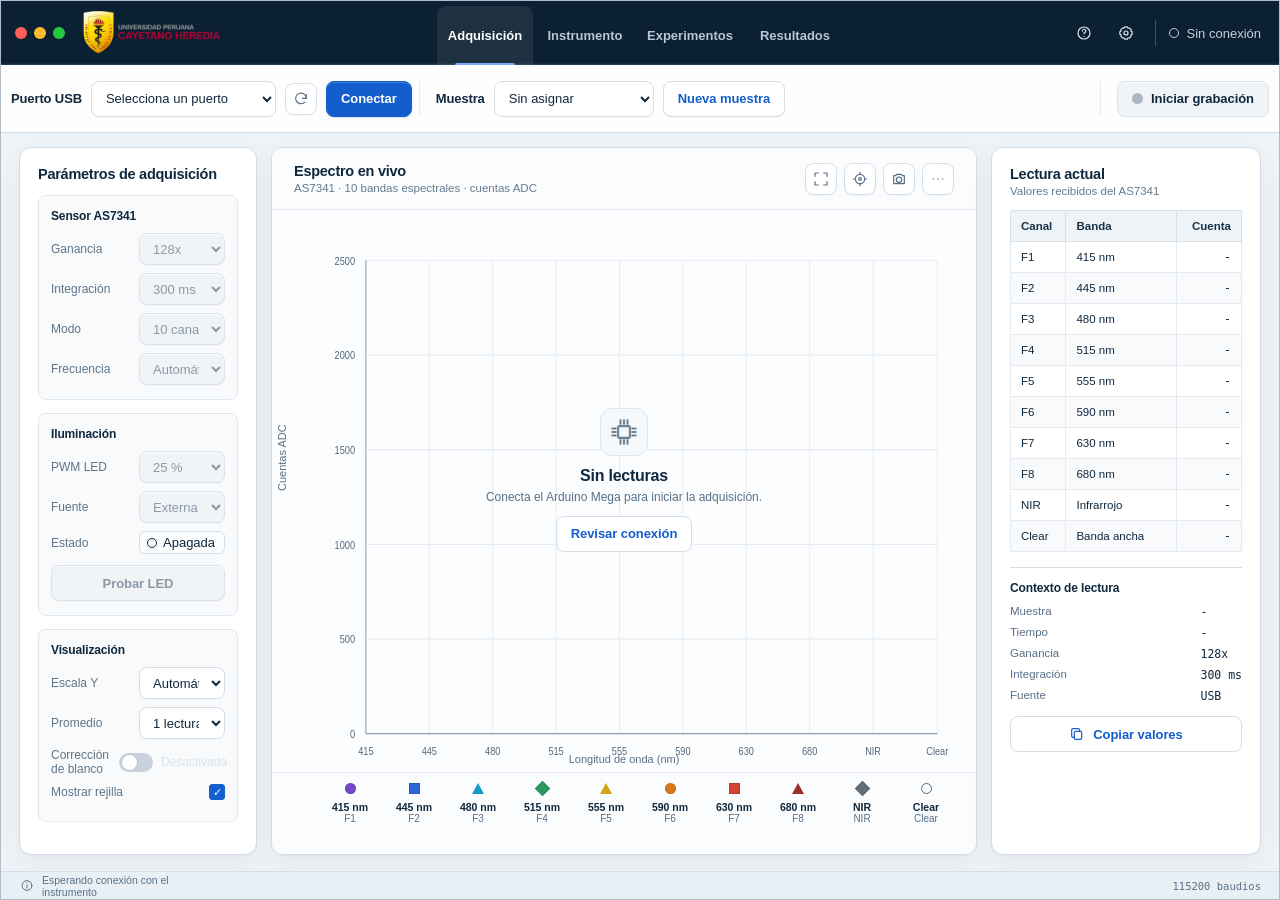
<file: Software/Arduino_Mega_AS7341_GUI/v2.0/design_prototype/index.html>
<!doctype html>
<html lang="es">
<head>
  <meta charset="utf-8">
  <meta name="viewport" content="width=device-width, initial-scale=1">
  <title>Spectral Lab · Prototipo de interfaz</title>
  <style>
    :root {
      color-scheme: light;
      --chrome: #102536;
      --chrome-2: #183246;
      --canvas: #f3f5f7;
      --surface: #ffffff;
      --surface-2: #f8fafc;
      --surface-3: #eef3f7;
      --ink: #142b40;
      --muted: #52677a;
      --faint: #718397;
      --border: #d5dee7;
      --divider: #e5eaf0;
      --blue: #1457c8;
      --blue-hover: #0f49aa;
      --blue-soft: #e8f0fc;
      --red: #d92d20;
      --amber: #a65f00;
      --green: #147d59;
      --focus: #6ea2ff;
      --card-radius: 11px;
      --control-radius: 7px;
      --card-shadow: 0 5px 18px rgba(16, 37, 54, .055);
      --mono: ui-monospace, SFMono-Regular, Menlo, Monaco, Consolas, monospace;
      --sans: -apple-system, BlinkMacSystemFont, "SF Pro Text", Inter, "Segoe UI", sans-serif;
    }

    * { box-sizing: border-box; }

    html, body {
      width: 100%;
      height: 100%;
      margin: 0;
      overflow: hidden;
      background: #dfe5eb;
      color: var(--ink);
      font-family: var(--sans);
      font-size: 13px;
      text-rendering: geometricPrecision;
    }

    button, input, select { font: inherit; }

    button, select, input {
      min-height: 32px;
      border: 1px solid var(--border);
      border-radius: var(--control-radius);
      background: var(--surface);
      color: var(--ink);
    }

    button { cursor: pointer; }

    button:focus-visible, select:focus-visible, input:focus-visible, [role="tab"]:focus-visible {
      outline: 2px solid var(--focus);
      outline-offset: 2px;
    }

    button:disabled, select:disabled, input:disabled {
      cursor: not-allowed;
      color: #8b99a7;
      background: #f1f4f7;
      border-color: #dbe2e9;
      opacity: 1;
    }

    .icon {
      width: 16px;
      height: 16px;
      flex: 0 0 16px;
      fill: none;
      stroke: currentColor;
      stroke-linecap: round;
      stroke-linejoin: round;
      stroke-width: 1.8;
    }

    .app {
      width: 100vw;
      height: 100vh;
      min-width: 1180px;
      min-height: 720px;
      display: grid;
      grid-template-rows: 64px 68px minmax(0, 1fr) 28px;
      overflow: hidden;
      background: var(--canvas);
      border: 1px solid #bec9d3;
    }

    .topbar {
      display: grid;
      grid-template-columns: minmax(350px, 1fr) auto minmax(250px, 1fr);
      align-items: stretch;
      background: var(--chrome);
      color: #fff;
      border-bottom: 1px solid #294256;
    }

    .brand {
      display: flex;
      align-items: center;
      min-width: 0;
      padding-left: 14px;
      gap: 16px;
    }

    .traffic { display: flex; gap: 7px; flex: 0 0 auto; }
    .traffic span { width: 12px; height: 12px; border-radius: 50%; display: block; }
    .traffic .close { background: #ff5f57; }
    .traffic .min { background: #febc2e; }
    .traffic .max { background: #28c840; }

    .brand-logo {
      width: 202px;
      height: 44px;
      object-fit: contain;
      object-position: left center;
      background: transparent;
      border-radius: 0;
      padding: 0;
    }

    .brand-name { min-width: 0; }
    .brand-name strong { display: block; font-size: 17px; font-weight: 650; letter-spacing: -0.015em; }
    .brand-name span { display: block; margin-top: 2px; color: #c8d5df; font-size: 11px; }

    .main-nav {
      display: flex;
      align-items: stretch;
      gap: 2px;
      height: 64px;
    }

    .nav-tab {
      position: relative;
      min-width: 112px;
      padding: 0 17px;
      border: 0;
      border-radius: 0;
      color: #c9d5df;
      background: transparent;
      font-size: 13px;
      font-weight: 520;
    }

    .nav-tab:hover { background: rgba(255,255,255,.055); color: #fff; }
    .nav-tab[aria-selected="true"] { color: #fff; font-weight: 650; }
    .nav-tab[aria-selected="true"]::after {
      content: "";
      position: absolute;
      left: 16px;
      right: 16px;
      bottom: 0;
      height: 3px;
      background: #72a5ff;
    }

    .top-actions {
      display: flex;
      align-items: center;
      justify-content: flex-end;
      gap: 10px;
      padding-right: 18px;
    }

    .icon-button {
      width: 32px;
      height: 32px;
      min-height: 32px;
      padding: 0;
      display: inline-grid;
      place-items: center;
      color: var(--muted);
      background: var(--surface);
    }

    .top-actions .icon-button { color: #d9e3eb; border-color: transparent; background: transparent; }
    .top-actions .icon-button:hover { background: rgba(255,255,255,.08); color: #fff; }

    .separator-v { width: 1px; height: 26px; background: rgba(255,255,255,.22); margin: 0 3px; }
    .separator-v.light { background: var(--border); }

    .status-inline {
      display: inline-flex;
      align-items: center;
      gap: 8px;
      white-space: nowrap;
      color: #d9e3eb;
    }

    .status-dot {
      width: 10px;
      height: 10px;
      border: 1.5px solid currentColor;
      border-radius: 50%;
      display: inline-block;
    }

    .connection-bar {
      display: grid;
      grid-template-columns: minmax(480px, auto) minmax(360px, 1fr) auto;
      align-items: center;
      gap: 12px;
      margin: 10px 18px 8px;
      padding: 8px 10px;
      background: rgba(255,255,255,.94);
      border: 1px solid var(--border);
      border-radius: var(--card-radius);
      box-shadow: var(--card-shadow);
      align-self: stretch;
      z-index: 2;
      position: relative;
      border-bottom: 1px solid var(--border);
      white-space: nowrap;
    }

    .connection-group { min-width: 0; display: flex; align-items: center; gap: 9px; }
    .connection-group + .connection-group { border-left: 1px solid var(--divider); padding-left: 12px; }
    .connection-record { justify-content: flex-end; }
    .connection-bar::before { content: ""; position: absolute; inset: -11px -19px -9px; background: var(--canvas); z-index: -1; border-bottom: 1px solid var(--border); }

    .field-label { color: var(--ink); font-weight: 600; }

    .compact-select, .compact-input {
      height: 36px;
      padding: 0 30px 0 10px;
      min-width: 180px;
    }

    .sample-select { width: 196px; }

    .button {
      height: 36px;
      padding: 0 14px;
      display: inline-flex;
      align-items: center;
      justify-content: center;
      gap: 8px;
      font-weight: 580;
      background: var(--surface);
      color: var(--blue);
    }

    .button:hover:not(:disabled) { border-color: #aebdca; background: #fafcff; }
    .button.primary { color: #fff; background: var(--blue); border-color: var(--blue); }
    .button.primary:hover:not(:disabled) { background: var(--blue-hover); border-color: var(--blue-hover); }
    .button.danger-quiet { color: var(--ink); }
    .record-dot { width: 11px; height: 11px; border-radius: 50%; background: var(--red); box-shadow: inset 0 0 0 1px rgba(0,0,0,.08); }
    .button.primary:disabled { color: #8b99a7; background: #eef1f5; border-color: #d7dee6; }
    .button:disabled .record-dot { background: #aeb8c2; box-shadow: none; }

    .connection-spacer { flex: 1; min-width: 12px; }
    .connection-state { color: var(--muted); }

    .workspace { min-height: 0; overflow: hidden; }
    .view { display: none; width: 100%; height: 100%; min-height: 0; }
    .view.active { display: grid; }

    .panel-title { font-size: 14px; font-weight: 670; letter-spacing: -0.01em; }
    .panel-subtitle { margin-top: 3px; color: var(--muted); font-size: 11.5px; }
    .section-title { font-size: 12px; font-weight: 700; color: var(--ink); }
    .muted { color: var(--muted); }
    .faint { color: var(--faint); }
    .mono { font-family: var(--mono); font-variant-numeric: tabular-nums; }

    /* Acquisition */
    .acquisition-view { grid-template-columns: 242px minmax(520px, 1fr) 302px; gap: 14px; padding: 14px 18px 16px; background: var(--canvas); }
    .parameter-panel, .analysis-panel, .inspector-panel { min-width: 0; background: var(--surface); border: 1px solid var(--border); border-radius: var(--card-radius); box-shadow: var(--card-shadow); overflow: hidden; }
    .parameter-panel, .inspector-panel { padding: 18px 18px 14px; }

    .control-group { margin-top: 13px; padding: 13px 12px 14px; border: 1px solid var(--divider); border-radius: 8px; background: var(--surface-2); }
    .control-group:last-child { border-bottom: 1px solid var(--divider); }
    .control-group .section-title { margin-bottom: 10px; }
    .form-row { display: grid; grid-template-columns: 80px minmax(0, 1fr); align-items: center; gap: 8px; margin-bottom: 8px; }
    .form-row:last-child { margin-bottom: 0; }
    .form-row label { color: var(--muted); font-size: 12px; }
    .form-row select, .form-row input { width: 100%; max-width: 100%; min-width: 0; height: 30px; padding: 0 9px; }
    .form-row .button { width: 100%; grid-column: 1 / -1; margin-top: 3px; }

    .switch-row, .check-row { display: flex; align-items: center; justify-content: space-between; gap: 10px; min-height: 30px; color: var(--muted); font-size: 12px; }
    .switch {
      width: 34px; height: 19px; padding: 2px; border-radius: 10px;
      background: #c9d2dc; display: inline-flex; align-items: center;
    }
    .switch::after { content: ""; width: 15px; height: 15px; border-radius: 50%; background: #fff; border: 1px solid #b8c2cc; }
    .check { width: 16px; height: 16px; border: 1px solid var(--blue); border-radius: 3px; color: #fff; background: var(--blue); display: inline-grid; place-items: center; font-size: 11px; }

    .analysis-panel { min-width: 0; display: grid; grid-template-rows: 62px minmax(0, 1fr) 82px; }
    .analysis-heading { display: flex; align-items: center; justify-content: space-between; padding: 0 22px; border-bottom: 1px solid var(--divider); }
    .tool-row { display: flex; gap: 7px; }
    .tool-row .icon-button { border-color: var(--border); }

    .plot-shell { position: relative; min-height: 0; padding: 18px 22px 6px 48px; }
    .plot-svg { width: 100%; height: 100%; display: block; }
    .axis-label-y { position: absolute; left: 10px; top: 50%; transform: rotate(-90deg) translateY(-50%); transform-origin: left top; color: var(--muted); font-size: 11px; }
    .axis-label-x { position: absolute; bottom: 7px; left: 50%; transform: translateX(-50%); color: var(--muted); font-size: 11px; }
    .empty-state { position: absolute; left: 50%; top: 48%; transform: translate(-50%, -50%); width: 340px; text-align: center; }
    .empty-state .sensor { width: 42px; height: 42px; color: #7f90a2; margin-bottom: 8px; }
    .empty-state strong { display: block; font-size: 16px; letter-spacing: -0.015em; }
    .empty-state p { margin: 5px 0 12px; color: var(--muted); font-size: 12px; }

    .spectrum-key { display: grid; grid-template-columns: repeat(10, minmax(42px, 1fr)); gap: 4px; padding: 10px 20px 12px 48px; border-top: 1px solid var(--divider); background: var(--surface); }
    .spectrum-item { min-width: 0; text-align: center; font-size: 10px; color: var(--muted); }
    .spectrum-item strong { display: block; margin-top: 5px; color: var(--ink); font-size: 10.5px; font-weight: 650; }
    .mark { width: 11px; height: 11px; display: inline-block; background: var(--mark); border: 1px solid rgba(0,0,0,.12); }
    .mark.circle { border-radius: 50%; }
    .mark.diamond { transform: rotate(45deg); }
    .mark.triangle { width: 0; height: 0; border-left: 6px solid transparent; border-right: 6px solid transparent; border-bottom: 11px solid var(--mark); border-top: 0; background: none; }
    .mark.ring { border-radius: 50%; background: transparent; border: 1.5px solid var(--mark); }

    .table { width: 100%; border-collapse: collapse; table-layout: fixed; font-size: 11.5px; background: var(--surface); }
    .table th { height: 31px; text-align: left; padding: 0 10px; color: var(--ink); background: #edf2f6; border: 1px solid var(--border); font-weight: 680; }
    .table td { height: 31px; padding: 0 10px; border: 1px solid var(--divider); white-space: nowrap; overflow: hidden; text-overflow: ellipsis; }
    .table tbody tr:nth-child(even) { background: #f9fbfc; }
    .table .numeric { text-align: right; font-family: var(--mono); font-variant-numeric: tabular-nums; }

    .inspector-panel .panel-subtitle { margin-bottom: 13px; }
    .context-block { margin-top: 15px; padding-top: 13px; border-top: 1px solid var(--border); }
    .context-grid { display: grid; grid-template-columns: 1fr auto; gap: 7px 12px; margin: 10px 0 13px; font-size: 11.5px; }
    .context-grid span:nth-child(odd) { color: var(--muted); }
    .context-grid span:nth-child(even) { font-family: var(--mono); }
    .full-width { width: 100%; }

    /* Instrument */
    .instrument-view { grid-template-rows: 58px minmax(0, 1fr) 126px; gap: 12px; padding: 0 18px 16px; background: var(--canvas); }
    .notice-bar { margin: 10px 0 0; padding: 0 14px; display: flex; align-items: center; gap: 9px; border: 1px solid #cdd9e4; border-radius: 9px; background: #f8fbfe; color: var(--muted); box-shadow: 0 2px 8px rgba(16,37,54,.035); }
    .notice-bar strong { color: var(--ink); font-weight: 650; }
    .instrument-main { min-height: 0; display: grid; grid-template-columns: minmax(470px, 1.4fr) minmax(300px, .82fr) 310px; gap: 14px; margin: 0; border: 0; background: transparent; }
    .instrument-pane { min-width: 0; padding: 18px; border: 1px solid var(--border); border-radius: var(--card-radius); background: var(--surface); box-shadow: var(--card-shadow); overflow: hidden; }
    .instrument-pane .table { margin-top: 13px; }

    .lcd-wrap { display: grid; grid-template-rows: auto minmax(0, 1fr) auto; height: 100%; }
    .lcd {
      align-self: stretch; margin-top: 14px; padding: 24px;
      background: #dce6bd; border: 1px solid #a8b58c; border-radius: 5px;
      color: #17200e; font: 17px/1.35 var(--mono);
      white-space: pre-line;
    }
    .lcd-foot { display: flex; align-items: center; justify-content: space-between; gap: 10px; padding-top: 12px; color: var(--muted); font-size: 11.5px; }
    .toggle-line { display: flex; align-items: center; gap: 8px; }

    .device-list { margin: 12px 0 0; padding: 0; list-style: none; }
    .device-list li { display: grid; grid-template-columns: 1fr auto; gap: 12px; align-items: center; min-height: 40px; border-bottom: 1px solid var(--divider); }
    .device-list li:last-child { border-bottom: 0; }
    .device-list span { color: var(--muted); }
    .device-list strong { font-family: var(--mono); font-size: 11.5px; font-weight: 560; }
    .state-pill { min-width: 0; display: inline-flex; align-items: center; gap: 6px; padding: 3px 7px; border: 1px solid var(--border); border-radius: 4px; background: var(--surface); overflow: hidden; text-overflow: ellipsis; white-space: nowrap; }

    .instrument-summary { margin: 0; display: grid; grid-template-columns: repeat(4, 1fr); border: 1px solid var(--border); border-radius: var(--card-radius); background: var(--surface); box-shadow: var(--card-shadow); overflow: hidden; }
    .summary-cell { padding: 12px 14px; border-right: 1px solid var(--divider); }
    .summary-cell:nth-child(4n) { border-right: 0; }
    .summary-cell:nth-child(-n+4) { border-bottom: 1px solid var(--divider); }
    .summary-cell span { display: block; color: var(--muted); font-size: 10.5px; }
    .summary-cell strong { display: block; margin-top: 4px; font: 600 12px var(--mono); }

    /* Experiments */
    .experiments-view { grid-template-rows: 144px minmax(0, 1fr); background: var(--canvas); }
    .experiment-context { display: grid; grid-template-columns: minmax(210px, .8fr) minmax(340px, 1.5fr) 160px 160px; gap: 10px 14px; margin: 12px 18px 0; padding: 12px 14px; background: var(--surface); border: 1px solid var(--border); border-radius: var(--card-radius); box-shadow: var(--card-shadow); }
    .labeled-field label { display: block; margin-bottom: 4px; color: var(--muted); font-size: 10.5px; font-weight: 600; }
    .labeled-field input, .labeled-field select { width: 100%; height: 31px; padding: 0 9px; }
    .span-2 { grid-column: span 2; }

    .experiment-body { min-height: 0; display: grid; grid-template-columns: 212px minmax(560px, 1fr) 290px; gap: 14px; margin: 14px 18px 16px; border: 0; background: transparent; }
    .subnav { padding: 12px 0; background: var(--surface); border: 1px solid var(--border); border-radius: var(--card-radius); box-shadow: var(--card-shadow); overflow: hidden; }
    .subnav-label { padding: 0 14px 9px; color: var(--faint); font-size: 10px; font-weight: 700; letter-spacing: .04em; text-transform: uppercase; }
    .subtab {
      width: calc(100% - 12px); min-height: 42px; margin: 0 6px 4px; padding: 0 12px;
      display: flex; align-items: center; gap: 10px;
      border: 0; border-left: 3px solid transparent; border-radius: 7px;
      background: transparent; color: var(--muted); text-align: left;
    }
    .subtab:hover { background: #f0f4f8; color: var(--ink); }
    .subtab[aria-selected="true"] { color: var(--blue); background: var(--blue-soft); border-left-color: var(--blue); font-weight: 650; }

    .experiment-stage { min-width: 0; min-height: 0; padding: 18px 20px; overflow: auto; border: 1px solid var(--border); border-radius: var(--card-radius); background: var(--surface); box-shadow: var(--card-shadow); }
    .experiment-page { display: none; }
    .experiment-page.active { display: block; }
    .stage-header { display: flex; align-items: flex-start; justify-content: space-between; gap: 16px; padding-bottom: 14px; border-bottom: 1px solid var(--divider); }
    .stage-header h2 { margin: 0; font-size: 17px; letter-spacing: -0.02em; }
    .stage-header p { margin: 5px 0 0; max-width: 710px; color: var(--muted); font-size: 11.5px; line-height: 1.45; }
    .mode-badge { flex: 0 0 auto; display: inline-flex; align-items: center; gap: 6px; padding: 5px 8px; border: 1px solid var(--border); border-radius: 4px; color: var(--muted); background: var(--surface-2); font-size: 10.5px; }

    .workflow-steps { display: grid; grid-template-columns: repeat(4, 1fr); gap: 8px; margin-top: 14px; }
    .workflow-step { position: relative; padding: 8px 10px 8px 34px; border: 1px solid var(--divider); border-radius: 8px; background: var(--surface-2); color: var(--muted); font-size: 10.5px; font-weight: 600; }
    .workflow-step::before { content: attr(data-step); position: absolute; left: 9px; top: 6px; width: 19px; height: 19px; display: grid; place-items: center; border-radius: 50%; background: #dfe7ef; color: var(--ink); font: 650 10px var(--mono); }
    .workflow-step.current { color: var(--blue); border-color: #b8cef1; background: var(--blue-soft); }
    .workflow-step.current::before { color: #fff; background: var(--blue); }
    .capture-grid { display: grid; grid-template-columns: 1fr 1fr; gap: 14px; margin-top: 14px; }
    .capture-block { border: 1px solid var(--border); border-radius: 9px; background: var(--surface-2); overflow: hidden; }
    .capture-head { display: flex; align-items: center; justify-content: space-between; padding: 10px 12px; border-bottom: 1px solid var(--divider); }
    .capture-head strong { font-size: 12px; }
    .capture-body { padding: 12px; }
    .inline-form { display: grid; grid-template-columns: 1fr auto; gap: 8px; }
    .inline-form select { width: 100%; padding: 0 9px; }
    .capture-status { margin: 10px 0 0; color: var(--muted); font: 11px var(--mono); }
    .blank-settings { margin-top: 14px; padding-top: 14px; border-top: 1px solid var(--divider); }
    .blank-row { display: grid; grid-template-columns: auto 1fr auto 1fr; align-items: center; gap: 8px; margin: 10px 0 14px; }
    .blank-row label { color: var(--muted); font-size: 11px; }
    .blank-row select { min-width: 0; width: 100%; padding: 0 9px; }

    .session-panel { padding: 16px; background: var(--surface); border: 1px solid var(--border); border-radius: var(--card-radius); box-shadow: var(--card-shadow); overflow: auto; }
    .session-panel .panel-subtitle { margin-bottom: 13px; }
    .session-status { padding: 11px; border: 1px solid #ccd8e4; border-radius: 8px; background: var(--surface-2); color: var(--muted); font-size: 11.5px; line-height: 1.4; }
    .result-strip { margin-top: 12px; padding: 10px; border-left: 3px solid var(--blue); background: var(--blue-soft); font-size: 11.5px; }
    .action-stack { display: grid; gap: 8px; margin-top: 14px; }
    .mini-history { margin-top: 16px; }
    .mini-history .table { margin-top: 8px; }

    .calibration-layout { display: grid; grid-template-columns: 260px minmax(320px, 1fr); gap: 16px; margin-top: 16px; }
    .form-stack { display: grid; gap: 10px; }
    .form-stack .labeled-field label { font-size: 10.5px; }
    .calibration-plot { min-height: 280px; border: 1px solid var(--border); background: var(--surface); padding: 12px; }
    .calibration-plot svg { width: 100%; height: 100%; }

    /* Results */
    .results-view { grid-template-rows: 78px minmax(0, 1fr); background: var(--canvas); }
    .results-toolbar { display: flex; align-items: center; gap: 10px; margin: 12px 18px 0; padding: 0 14px; background: var(--surface); border: 1px solid var(--border); border-radius: var(--card-radius); box-shadow: var(--card-shadow); }
    .results-title { margin-right: 12px; }
    .results-title strong { display: block; font-size: 15px; }
    .results-title span { display: block; color: var(--muted); font-size: 10.5px; margin-top: 2px; }
    .results-toolbar select { flex: 1; max-width: 430px; padding: 0 9px; }
    .criteria { display: inline-flex; align-items: center; gap: 7px; margin-left: auto; color: var(--muted); font-size: 11px; }
    .criteria input { width: 90px; padding: 0 8px; }

    .results-body { min-height: 0; display: grid; grid-template-columns: 280px minmax(560px, 1fr) 310px; gap: 14px; margin: 14px 18px 16px; border: 0; background: transparent; }
    .results-summary, .results-detail, .interpretation-panel { border: 1px solid var(--border); border-radius: var(--card-radius); background: var(--surface); box-shadow: var(--card-shadow); overflow: hidden; }
    .results-summary { padding: 16px; }
    .empty-evidence { margin-top: 13px; padding: 16px 14px; border: 1px dashed #bdcbd8; border-radius: 8px; background: var(--surface-2); color: var(--muted); line-height: 1.45; text-align: center; }
    .empty-evidence .icon { display: block; width: 24px; height: 24px; margin: 0 auto 8px; color: #788da2; }
    .quality-list { margin: 15px 0 0; padding: 0; list-style: none; }
    .quality-list li { display: flex; align-items: flex-start; gap: 8px; padding: 9px 0; border-bottom: 1px solid var(--divider); color: var(--muted); font-size: 11.5px; line-height: 1.35; }
    .quality-list .icon { color: var(--amber); margin-top: 1px; }

    .results-detail { min-width: 0; min-height: 0; display: grid; grid-template-rows: 42px minmax(0, 1fr); }
    .detail-tabs { display: flex; align-items: stretch; border-bottom: 1px solid var(--border); background: var(--surface-2); }
    .detail-tab { border: 0; border-radius: 0; padding: 0 16px; color: var(--muted); background: transparent; border-bottom: 2px solid transparent; }
    .detail-tab[aria-selected="true"] { color: var(--blue); background: var(--surface); border-bottom-color: var(--blue); font-weight: 650; }
    .detail-page { display: none; min-height: 0; padding: 16px; overflow: auto; }
    .detail-page.active { display: block; }
    .detail-page .table { margin-top: 10px; }
    .detail-note { color: var(--muted); font-size: 11.5px; line-height: 1.45; }
    .replica-heading { display: flex; align-items: center; justify-content: space-between; margin-top: 16px; padding-top: 14px; border-top: 1px solid var(--divider); }

    .interpretation-panel { padding: 16px; }
    .metric-line { position: relative; margin-top: 10px; padding: 11px 12px 11px 38px; border: 1px solid var(--divider); border-radius: 8px; background: var(--surface-2); }
    .metric-line::before { content: "○"; position: absolute; left: 13px; top: 50%; transform: translateY(-50%); color: var(--blue); font: 700 18px var(--sans); }
    .metric-line span { display: block; color: var(--muted); font-size: 10.5px; }
    .metric-line strong { display: block; margin-top: 5px; font-size: 13px; font-weight: 650; }
    .reference-card { margin-top: 14px; padding-top: 14px; border-top: 1px solid var(--border); }
    .reference-card p { color: var(--muted); font-size: 11px; line-height: 1.45; }

    .method-list { margin: 12px 0 0; padding-left: 19px; color: var(--muted); line-height: 1.55; }
    .method-list li { margin-bottom: 8px; }

    .statusbar { display: flex; align-items: center; justify-content: space-between; padding: 0 18px; background: #eef3f7; border-top: 1px solid var(--border); color: var(--muted); font-size: 10.5px; }
    .statusbar span { display: inline-flex; align-items: center; gap: 7px; }
    .statusbar .icon { width: 13px; height: 13px; }

    /* Modern product finish: restrained depth, clearer hierarchy, stable geometry. */
    :root {
      --chrome: #0b2032;
      --chrome-2: #122b40;
      --canvas: #eef3f7;
      --surface-2: #f6f8fb;
      --surface-3: #eaf0f5;
      --ink: #10283d;
      --muted: #587087;
      --faint: #71869a;
      --border: #d4dee8;
      --divider: #e6ecf2;
      --blue: #145dcc;
      --blue-hover: #0d4eae;
      --blue-soft: #eaf2ff;
      --focus: #4f86e8;
      --card-radius: 12px;
      --control-radius: 8px;
      --card-shadow: 0 1px 2px rgba(10, 32, 50, .035), 0 10px 28px rgba(10, 32, 50, .045);
    }

    html, body {
      background: #cfd7df;
      -webkit-font-smoothing: antialiased;
      text-rendering: optimizeLegibility;
    }

    ::selection { color: var(--ink); background: #cfe0ff; }

    .app { border-color: #afbcc8; }

    .topbar {
      border-bottom-color: #233d51;
      box-shadow: inset 0 -1px 0 rgba(255,255,255,.035);
    }

    .brand { gap: 14px; }
    .brand-name strong { font-weight: 680; letter-spacing: -.025em; }
    .brand-name span { color: #aebfcd; letter-spacing: .015em; }

    .main-nav { gap: 4px; padding-top: 5px; }
    .nav-tab {
      min-height: 59px;
      border-radius: 9px 9px 0 0;
      color: #b8c7d3;
      font-weight: 560;
      box-shadow: none;
      transition: color 120ms ease, background-color 120ms ease;
    }
    .nav-tab:hover { background: rgba(255,255,255,.05); }
    .nav-tab[aria-selected="true"] { background: rgba(255,255,255,.075); }
    .nav-tab[aria-selected="true"]::after { left: 18px; right: 18px; height: 2px; border-radius: 2px 2px 0 0; background: #78a9ff; }

    .top-actions .icon-button { border-radius: 8px; box-shadow: none; }
    .top-actions .status-inline { color: #c3d0db; }

    .connection-bar {
      margin: 0;
      padding: 0 18px;
      border: 0;
      border-bottom: 1px solid var(--border);
      border-radius: 0;
      background: rgba(255,255,255,.96);
      box-shadow: 0 1px 0 rgba(10,32,50,.02);
    }
    .connection-bar::before { display: none; }
    .connection-group + .connection-group { padding-left: 16px; }
    .field-label { font-weight: 650; letter-spacing: -.01em; }

    button, select, input {
      box-shadow: inset 0 1px 0 rgba(255,255,255,.75), 0 1px 1px rgba(10,32,50,.025);
      transition: border-color 120ms ease, background-color 120ms ease, color 120ms ease, box-shadow 120ms ease, transform 100ms ease-out;
    }
    button:focus-visible, select:focus-visible, input:focus-visible, [role="tab"]:focus-visible {
      outline: 0;
      box-shadow: 0 0 0 3px rgba(79,134,232,.25), inset 0 0 0 1px var(--focus);
    }
    .button { letter-spacing: -.005em; }
    .button.primary { box-shadow: inset 0 1px 0 rgba(255,255,255,.2), 0 1px 2px rgba(20,93,204,.18); }
    .button:active:not(:disabled), .icon-button:active:not(:disabled), .subtab:active:not(:disabled) { transform: scale(.98); }
    .icon-button { border-color: #d7e0e8; }

    .panel-title { font-size: 14.5px; font-weight: 700; letter-spacing: -.018em; }
    .panel-subtitle { color: #647b90; }
    .section-title { font-weight: 720; letter-spacing: -.012em; }

    .parameter-panel, .analysis-panel, .inspector-panel,
    .instrument-pane, .instrument-summary, .experiment-context,
    .subnav, .experiment-stage, .session-panel, .results-toolbar,
    .results-summary, .results-detail, .interpretation-panel {
      border-color: #d1dce6;
    }

    .control-group {
      border-color: #e0e7ee;
      background: #f8fafc;
      box-shadow: inset 0 1px 0 rgba(255,255,255,.9);
    }
    .form-row label, .switch-row, .check-row { color: #5f7589; }

    .analysis-heading {
      background: #fbfcfd;
      box-shadow: inset 0 -1px 0 rgba(10,32,50,.015);
    }
    .plot-shell { background: #fcfdfe; }
    .empty-state .sensor {
      width: 48px;
      height: 48px;
      padding: 9px;
      border: 1px solid #dce5ed;
      border-radius: 12px;
      color: #6d8295;
      background: #f5f8fb;
    }
    .empty-state strong { font-weight: 720; }
    .spectrum-key { background: #fbfcfd; }

    .table th { background: #edf3f7; border-color: #d8e2ea; color: #193248; }
    .table td { border-color: #e4eaf0; }
    .table tbody tr:nth-child(even) { background: #f8fafc; }
    .table tbody tr:hover { background: #f0f5fb; }

    .notice-bar { border-color: #cddded; background: #f7fbff; }
    .lcd { box-shadow: inset 0 0 0 1px rgba(255,255,255,.3), inset 0 8px 18px rgba(76,91,43,.045); }
    .state-pill { border-radius: 6px; background: #fbfcfd; }

    .subtab { border-left: 0; border-radius: 8px; box-shadow: none; transition: color 120ms ease, background-color 120ms ease, transform 100ms ease-out; }
    .subtab[aria-selected="true"] { border-left-color: transparent; box-shadow: inset 3px 0 0 var(--blue); }
    .mode-badge { border-radius: 7px; background: #f7f9fb; }
    .workflow-step { border-radius: 8px; background: #f7f9fb; }
    .capture-block { background: #f9fbfc; }
    .session-status { background: #f7f9fb; }

    .results-detail { grid-template-rows: 44px minmax(0, 1fr); }
    .detail-tabs { background: #f7f9fb; }
    .detail-tab { font-weight: 560; box-shadow: none; }
    .detail-tab[aria-selected="true"] { box-shadow: inset 0 -1px 0 var(--blue); }
    .empty-evidence { border-color: #c6d3df; background: #f8fafc; }
    .metric-line { background: #f8fafc; }
    .statusbar { background: #e9f0f5; border-top-color: #d4dee8; }

    @media (hover: hover) and (pointer: fine) {
      .button:hover:not(:disabled), .icon-button:hover:not(:disabled) { border-color: #b9c8d6; box-shadow: 0 2px 8px rgba(10,32,50,.07); }
      .button.primary:hover:not(:disabled) { box-shadow: inset 0 1px 0 rgba(255,255,255,.2), 0 3px 10px rgba(20,93,204,.22); }
      .subtab:hover { background: #edf3f8; }
    }

    @media (prefers-reduced-motion: reduce) {
      button, select, input, .nav-tab, .subtab { transition: none; }
      .button:active:not(:disabled), .icon-button:active:not(:disabled), .subtab:active:not(:disabled) { transform: none; }
    }

    @media (max-width: 1500px) {
      .connection-bar { grid-template-columns: minmax(440px, auto) minmax(320px, 1fr) auto; }
      .connection-state { font-size: 11.5px; }
      .acquisition-view { grid-template-columns: 230px minmax(480px, 1fr) 286px; }
      .instrument-main { grid-template-columns: minmax(430px, 1.35fr) minmax(280px, .85fr) 290px; }
      .experiment-body { grid-template-columns: 198px minmax(520px, 1fr) 270px; }
      .results-body { grid-template-columns: 260px minmax(520px, 1fr) 290px; }
    }

    @media (max-width: 1320px) {
      .brand-logo { width: 166px; }
      .brand-name { display: none; }
      .topbar { grid-template-columns: minmax(250px, 1fr) auto minmax(190px, 1fr); }
      .nav-tab { min-width: 96px; padding: 0 10px; }
      .connection-bar { grid-template-columns: minmax(350px, auto) minmax(260px, 1fr) auto; padding: 8px 10px; gap: 7px; }
      .connection-group .connection-state { display: none; }
      .compact-select { min-width: 140px; }
      .sample-select { width: 160px; }
      .acquisition-view { grid-template-columns: 238px minmax(462px, 1fr) 270px; }
      .instrument-main { grid-template-columns: minmax(420px, 1.3fr) minmax(280px, .9fr) 270px; }
      .experiment-body { grid-template-columns: 190px minmax(520px, 1fr) 260px; }
      .results-body { grid-template-columns: 250px minmax(520px, 1fr) 280px; }
    }

    @media (max-height: 850px) {
      .parameter-panel, .inspector-panel { overflow-y: auto; }

      .instrument-pane { padding: 12px; }
      .instrument-pane .table { margin-top: 8px; }
      .instrument-pane .table th,
      .instrument-pane .table td { height: 24px; }
      .device-list { margin-top: 8px; }
      .device-list li { min-height: 31px; }
      .instrument-pane > .button { margin-top: 8px !important; }
      .summary-cell { padding: 8px 12px; }

      .experiments-view { grid-template-rows: 120px minmax(0, 1fr); }
      .experiment-context { margin-top: 8px; padding: 8px 14px; gap: 6px 14px; }
      .experiment-context .labeled-field label { margin-bottom: 2px; }
      .experiment-context .labeled-field input,
      .experiment-context .labeled-field select { height: 28px; }
      .experiment-body { margin-top: 10px; }
      .experiment-stage { padding: 14px 16px; }
      .stage-header { padding-bottom: 10px; }
      .stage-header p { margin-top: 3px; line-height: 1.35; }
      .workflow-steps { margin-top: 10px; }
      .workflow-step { padding-top: 6px; padding-bottom: 6px; }
      .workflow-step::before { top: 4px; }
      .capture-grid { margin-top: 10px; }
      .capture-head { padding: 8px 10px; }
      .capture-body { padding: 8px 10px; }
      .capture-status { margin-top: 6px; }
      .blank-settings { margin-top: 10px; padding-top: 10px; }
      .blank-row { margin: 8px 0 10px; }
      .session-panel { padding: 12px; }
      .session-panel .panel-subtitle { margin-bottom: 8px; }
      .session-status { padding: 8px; }
      .result-strip { margin-top: 8px; padding: 8px; }
      .action-stack { gap: 6px; margin-top: 10px; }
      .mini-history { margin-top: 10px; }
    }
  </style>
</head>
<body>
  <svg width="0" height="0" aria-hidden="true" style="position:absolute">
    <symbol id="i-help" viewBox="0 0 24 24"><circle cx="12" cy="12" r="9"/><path d="M9.6 9a2.6 2.6 0 1 1 3.2 2.5c-.8.3-.8 1-.8 1.5"/><path d="M12 17h.01"/></symbol>
    <symbol id="i-settings" viewBox="0 0 24 24"><circle cx="12" cy="12" r="3"/><path d="M19.4 15a1.7 1.7 0 0 0 .3 1.9l.1.1-2.8 2.8-.1-.1a1.7 1.7 0 0 0-1.9-.3 1.7 1.7 0 0 0-1 1.6v.2h-4V21a1.7 1.7 0 0 0-1-1.6 1.7 1.7 0 0 0-1.9.3l-.1.1L4.2 17l.1-.1a1.7 1.7 0 0 0 .3-1.9A1.7 1.7 0 0 0 3 14H2.8v-4H3a1.7 1.7 0 0 0 1.6-1 1.7 1.7 0 0 0-.3-1.9L4.2 7 7 4.2l.1.1A1.7 1.7 0 0 0 9 4.6 1.7 1.7 0 0 0 10 3v-.2h4V3a1.7 1.7 0 0 0 1 1.6 1.7 1.7 0 0 0 1.9-.3l.1-.1L19.8 7l-.1.1a1.7 1.7 0 0 0-.3 1.9 1.7 1.7 0 0 0 1.6 1h.2v4H21a1.7 1.7 0 0 0-1.6 1Z"/></symbol>
    <symbol id="i-refresh" viewBox="0 0 24 24"><path d="M20 11a8 8 0 1 0-2.3 5.7"/><path d="M20 5v6h-6"/></symbol>
    <symbol id="i-maximize" viewBox="0 0 24 24"><path d="M8 3H3v5M16 3h5v5M8 21H3v-5M16 21h5v-5"/></symbol>
    <symbol id="i-target" viewBox="0 0 24 24"><circle cx="12" cy="12" r="7"/><circle cx="12" cy="12" r="2"/><path d="M12 2v3M12 19v3M2 12h3M19 12h3"/></symbol>
    <symbol id="i-camera" viewBox="0 0 24 24"><path d="M4 7h3l1.5-2h7L17 7h3v12H4z"/><circle cx="12" cy="13" r="4"/></symbol>
    <symbol id="i-more" viewBox="0 0 24 24"><circle cx="5" cy="12" r="1" fill="currentColor" stroke="none"/><circle cx="12" cy="12" r="1" fill="currentColor" stroke="none"/><circle cx="19" cy="12" r="1" fill="currentColor" stroke="none"/></symbol>
    <symbol id="i-chip" viewBox="0 0 24 24"><rect x="7" y="7" width="10" height="10" rx="1"/><path d="M9 2v3M12 2v3M15 2v3M9 19v3M12 19v3M15 19v3M2 9h3M2 12h3M2 15h3M19 9h3M19 12h3M19 15h3"/></symbol>
    <symbol id="i-copy" viewBox="0 0 24 24"><rect x="8" y="8" width="11" height="12" rx="2"/><path d="M16 8V6a2 2 0 0 0-2-2H6a2 2 0 0 0-2 2v9a2 2 0 0 0 2 2h2"/></symbol>
    <symbol id="i-info" viewBox="0 0 24 24"><circle cx="12" cy="12" r="9"/><path d="M12 11v6M12 7h.01"/></symbol>
    <symbol id="i-wave" viewBox="0 0 24 24"><path d="M2 12h4l2-7 4 14 3-10 2 6h5"/></symbol>
    <symbol id="i-monitor" viewBox="0 0 24 24"><rect x="3" y="4" width="18" height="13" rx="2"/><path d="M8 21h8M12 17v4"/></symbol>
    <symbol id="i-flask" viewBox="0 0 24 24"><path d="M9 3h6M10 3v6l-5 9a2 2 0 0 0 2 3h10a2 2 0 0 0 2-3l-5-9V3"/><path d="M7.5 16h9"/></symbol>
    <symbol id="i-chart" viewBox="0 0 24 24"><path d="M4 20V10M10 20V4M16 20v-7M22 20H2"/></symbol>
    <symbol id="i-check" viewBox="0 0 24 24"><path d="m5 12 4 4L19 6"/></symbol>
    <symbol id="i-warning" viewBox="0 0 24 24"><path d="M12 3 2.8 20h18.4z"/><path d="M12 9v5M12 17h.01"/></symbol>
    <symbol id="i-file" viewBox="0 0 24 24"><path d="M6 2h8l4 4v16H6z"/><path d="M14 2v5h5"/></symbol>
  </svg>

  <main class="app" aria-label="Prototipo de Spectral Lab">
    <header class="topbar">
      <div class="brand">
        <div class="traffic" aria-hidden="true"><span class="close"></span><span class="min"></span><span class="max"></span></div>
        <img class="brand-logo" src="assets/upch_logo_transparent.png" alt="Universidad Peruana Cayetano Heredia">
        <div class="brand-name"><strong>Spectral Lab</strong><span>AS7341 Workstation</span></div>
      </div>

      <nav class="main-nav" role="tablist" aria-label="Secciones principales">
        <button class="nav-tab" id="tab-acquisition" role="tab" aria-selected="true" aria-controls="view-acquisition" data-view="acquisition">Adquisición</button>
        <button class="nav-tab" id="tab-instrument" role="tab" aria-selected="false" aria-controls="view-instrument" data-view="instrument">Instrumento</button>
        <button class="nav-tab" id="tab-experiments" role="tab" aria-selected="false" aria-controls="view-experiments" data-view="experiments">Experimentos</button>
        <button class="nav-tab" id="tab-results" role="tab" aria-selected="false" aria-controls="view-results" data-view="results">Resultados</button>
      </nav>

      <div class="top-actions">
        <button class="icon-button" aria-label="Ayuda"><svg class="icon"><use href="#i-help"/></svg></button>
        <button class="icon-button" aria-label="Configuración"><svg class="icon"><use href="#i-settings"/></svg></button>
        <span class="separator-v" aria-hidden="true"></span>
        <span class="status-inline"><span class="status-dot"></span>Sin conexión</span>
      </div>
    </header>

    <section class="connection-bar" aria-label="Conexión y acciones globales">
      <div class="connection-group">
        <span class="field-label">Puerto USB</span>
        <select class="compact-select" aria-label="Puerto USB"><option>Selecciona un puerto</option></select>
        <button class="icon-button" aria-label="Actualizar puertos"><svg class="icon"><use href="#i-refresh"/></svg></button>
        <button class="button primary">Conectar</button>
        <span class="status-inline connection-state"><span class="status-dot"></span>Desconectado</span>
      </div>
      <div class="connection-group">
        <span class="field-label">Muestra</span>
        <select class="compact-select sample-select" aria-label="Muestra"><option>Sin asignar</option></select>
        <button class="button">Nueva muestra</button>
      </div>
      <div class="connection-group connection-record">
        <button class="button danger-quiet" disabled><span class="record-dot"></span>Iniciar grabación</button>
        <span class="status-inline connection-state"><span class="status-dot"></span>Sin grabar</span>
      </div>
    </section>

    <section class="workspace">
      <section class="view acquisition-view active" id="view-acquisition" role="tabpanel" aria-labelledby="tab-acquisition">
        <aside class="parameter-panel" aria-label="Parámetros de adquisición">
          <div class="panel-title">Parámetros de adquisición</div>

          <section class="control-group">
            <div class="section-title">Sensor AS7341</div>
            <div class="form-row"><label for="gain">Ganancia</label><select id="gain" disabled><option>128x</option></select></div>
            <div class="form-row"><label for="integration">Integración</label><select id="integration" disabled><option>300 ms</option></select></div>
            <div class="form-row"><label for="mode">Modo</label><select id="mode" disabled><option>10 canales</option></select></div>
            <div class="form-row"><label for="frequency">Frecuencia</label><select id="frequency" disabled><option>Automática</option></select></div>
          </section>

          <section class="control-group">
            <div class="section-title">Iluminación</div>
            <div class="form-row"><label for="pwm">PWM LED</label><select id="pwm" disabled><option>25 %</option></select></div>
            <div class="form-row"><label for="source">Fuente</label><select id="source" disabled><option>Externa</option></select></div>
            <div class="form-row"><label>Estado</label><span class="state-pill"><span class="status-dot"></span>Apagada</span></div>
            <div class="form-row"><button class="button" disabled>Probar LED</button></div>
          </section>

          <section class="control-group">
            <div class="section-title">Visualización</div>
            <div class="form-row"><label for="scale">Escala Y</label><select id="scale"><option>Automática</option></select></div>
            <div class="form-row"><label for="average">Promedio</label><select id="average"><option>1 lectura</option></select></div>
            <div class="switch-row"><span>Corrección de blanco</span><span class="status-inline"><span class="switch" aria-hidden="true"></span>Desactivada</span></div>
            <div class="check-row"><span>Mostrar rejilla</span><span class="check">✓</span></div>
          </section>
        </aside>

        <section class="analysis-panel">
          <header class="analysis-heading">
            <div><div class="panel-title">Espectro en vivo</div><div class="panel-subtitle">AS7341 · 10 bandas espectrales · cuentas ADC</div></div>
            <div class="tool-row">
              <button class="icon-button" aria-label="Ajustar vista"><svg class="icon"><use href="#i-maximize"/></svg></button>
              <button class="icon-button" aria-label="Cursor de inspección"><svg class="icon"><use href="#i-target"/></svg></button>
              <button class="icon-button" aria-label="Exportar captura"><svg class="icon"><use href="#i-camera"/></svg></button>
              <button class="icon-button" aria-label="Opciones del gráfico"><svg class="icon"><use href="#i-more"/></svg></button>
            </div>
          </header>

          <div class="plot-shell" aria-label="Gráfico espectral vacío del AS7341">
            <span class="axis-label-y">Cuentas ADC</span>
            <svg class="plot-svg" viewBox="0 0 760 500" preserveAspectRatio="none" role="img" aria-label="Ejes de cuentas ADC y longitud de onda sin lecturas">
              <g stroke="#e5eaf0" stroke-width="1">
                <line x1="55" y1="30" x2="740" y2="30"/><line x1="55" y1="118" x2="740" y2="118"/><line x1="55" y1="206" x2="740" y2="206"/><line x1="55" y1="294" x2="740" y2="294"/><line x1="55" y1="382" x2="740" y2="382"/><line x1="55" y1="470" x2="740" y2="470"/>
                <line x1="55" y1="30" x2="55" y2="470"/><line x1="131" y1="30" x2="131" y2="470"/><line x1="207" y1="30" x2="207" y2="470"/><line x1="283" y1="30" x2="283" y2="470"/><line x1="359" y1="30" x2="359" y2="470"/><line x1="435" y1="30" x2="435" y2="470"/><line x1="511" y1="30" x2="511" y2="470"/><line x1="587" y1="30" x2="587" y2="470"/><line x1="663" y1="30" x2="663" y2="470"/><line x1="740" y1="30" x2="740" y2="470"/>
              </g>
              <g stroke="#8da0b2" stroke-width="1.2"><line x1="55" y1="30" x2="55" y2="470"/><line x1="55" y1="470" x2="740" y2="470"/></g>
              <g fill="#52677a" font-family="-apple-system, BlinkMacSystemFont, sans-serif" font-size="11">
                <text x="42" y="474" text-anchor="end">0</text><text x="42" y="386" text-anchor="end">500</text><text x="42" y="298" text-anchor="end">1000</text><text x="42" y="210" text-anchor="end">1500</text><text x="42" y="122" text-anchor="end">2000</text><text x="42" y="34" text-anchor="end">2500</text>
                <text x="55" y="490" text-anchor="middle">415</text><text x="131" y="490" text-anchor="middle">445</text><text x="207" y="490" text-anchor="middle">480</text><text x="283" y="490" text-anchor="middle">515</text><text x="359" y="490" text-anchor="middle">555</text><text x="435" y="490" text-anchor="middle">590</text><text x="511" y="490" text-anchor="middle">630</text><text x="587" y="490" text-anchor="middle">680</text><text x="663" y="490" text-anchor="middle">NIR</text><text x="740" y="490" text-anchor="middle">Clear</text>
              </g>
            </svg>
            <span class="axis-label-x">Longitud de onda (nm)</span>
            <div class="empty-state">
              <svg class="icon sensor"><use href="#i-chip"/></svg>
              <strong>Sin lecturas</strong>
              <p>Conecta el Arduino Mega para iniciar la adquisición.</p>
              <button class="button">Revisar conexión</button>
            </div>
          </div>

          <div class="spectrum-key" aria-label="Referencia de bandas espectrales">
            <div class="spectrum-item"><span class="mark circle" style="--mark:#7048c9"></span><strong>415 nm</strong>F1</div>
            <div class="spectrum-item"><span class="mark" style="--mark:#2e66d7"></span><strong>445 nm</strong>F2</div>
            <div class="spectrum-item"><span class="mark triangle" style="--mark:#159bc7"></span><strong>480 nm</strong>F3</div>
            <div class="spectrum-item"><span class="mark diamond" style="--mark:#2a9b60"></span><strong>515 nm</strong>F4</div>
            <div class="spectrum-item"><span class="mark triangle" style="--mark:#d2a514"></span><strong>555 nm</strong>F5</div>
            <div class="spectrum-item"><span class="mark circle" style="--mark:#d8781b"></span><strong>590 nm</strong>F6</div>
            <div class="spectrum-item"><span class="mark" style="--mark:#d34532"></span><strong>630 nm</strong>F7</div>
            <div class="spectrum-item"><span class="mark triangle" style="--mark:#9f2f2f"></span><strong>680 nm</strong>F8</div>
            <div class="spectrum-item"><span class="mark diamond" style="--mark:#626d78"></span><strong>NIR</strong>NIR</div>
            <div class="spectrum-item"><span class="mark ring" style="--mark:#586775"></span><strong>Clear</strong>Clear</div>
          </div>
        </section>

        <aside class="inspector-panel" aria-label="Lectura actual">
          <div class="panel-title">Lectura actual</div>
          <div class="panel-subtitle">Valores recibidos del AS7341</div>
          <table class="table">
            <thead><tr><th style="width:24%">Canal</th><th>Banda</th><th style="width:28%;text-align:right">Cuenta</th></tr></thead>
            <tbody>
              <tr><td>F1</td><td>415 nm</td><td class="numeric">-</td></tr><tr><td>F2</td><td>445 nm</td><td class="numeric">-</td></tr><tr><td>F3</td><td>480 nm</td><td class="numeric">-</td></tr><tr><td>F4</td><td>515 nm</td><td class="numeric">-</td></tr><tr><td>F5</td><td>555 nm</td><td class="numeric">-</td></tr><tr><td>F6</td><td>590 nm</td><td class="numeric">-</td></tr><tr><td>F7</td><td>630 nm</td><td class="numeric">-</td></tr><tr><td>F8</td><td>680 nm</td><td class="numeric">-</td></tr><tr><td>NIR</td><td>Infrarrojo</td><td class="numeric">-</td></tr><tr><td>Clear</td><td>Banda ancha</td><td class="numeric">-</td></tr>
            </tbody>
          </table>
          <section class="context-block">
            <div class="section-title">Contexto de lectura</div>
            <div class="context-grid"><span>Muestra</span><span>-</span><span>Tiempo</span><span>-</span><span>Ganancia</span><span>128x</span><span>Integración</span><span>300 ms</span><span>Fuente</span><span>USB</span></div>
            <button class="button full-width"><svg class="icon"><use href="#i-copy"/></svg>Copiar valores</button>
          </section>
        </aside>
      </section>

      <section class="view instrument-view" id="view-instrument" role="tabpanel" aria-labelledby="tab-instrument" hidden>
        <div class="notice-bar"><svg class="icon"><use href="#i-info"/></svg><strong>Sin telemetría vigente.</strong> El contenido visible se actualizará cuando el firmware 2.3.0 complete la verificación del enlace.</div>
        <div class="instrument-main">
          <section class="instrument-pane">
            <div class="panel-title">Lectura multicanal a 90°</div>
            <div class="panel-subtitle">Vista completa del modo IO Rodeo · raw sin normalizar</div>
            <table class="table">
              <thead><tr><th style="width:22%">Canal</th><th>Banda</th><th style="width:30%;text-align:right">Cuenta raw</th></tr></thead>
              <tbody>
                <tr><td>F1</td><td>415 nm</td><td class="numeric">-</td></tr><tr><td>F2</td><td>445 nm</td><td class="numeric">-</td></tr><tr><td>F3</td><td>480 nm</td><td class="numeric">-</td></tr><tr><td>F4</td><td>515 nm</td><td class="numeric">-</td></tr><tr><td>F5</td><td>555 nm</td><td class="numeric">-</td></tr><tr><td>F6</td><td>590 nm</td><td class="numeric">-</td></tr><tr><td>F7</td><td>630 nm</td><td class="numeric">-</td></tr><tr><td>F8</td><td>680 nm</td><td class="numeric">-</td></tr><tr><td>NIR</td><td>Infrarrojo cercano</td><td class="numeric">-</td></tr><tr><td>Clear</td><td>Banda ancha</td><td class="numeric">-</td></tr>
              </tbody>
            </table>
          </section>

          <section class="instrument-pane lcd-wrap">
            <div><div class="panel-title">Pantalla física OLED</div><div class="panel-subtitle">Espejo textual enviado por el firmware</div></div>
            <div class="lcd">Esperando líneas
del firmware</div>
            <div class="lcd-foot"><span>Página física: -</span><label class="toggle-line"><input type="checkbox" checked disabled> Alternar cada 3 s</label></div>
          </section>

          <aside class="instrument-pane">
            <div class="panel-title">Instrumento</div>
            <div class="panel-subtitle">Disponibilidad y capacidades negociadas</div>
            <ul class="device-list">
              <li><span>Firmware requerido</span><strong>2.3.0</strong></li>
              <li><span>Protocolo</span><strong>JSON Lines v2</strong></li>
              <li><span>AS7341</span><span class="state-pill"><span class="status-dot"></span>Esperando</span></li>
              <li><span>Pantalla OLED</span><span class="state-pill"><span class="status-dot"></span>Esperando</span></li>
              <li><span>Control PWM D11</span><span class="state-pill"><span class="status-dot"></span>No verificado</span></li>
              <li><span>Baudios</span><strong>115200</strong></li>
            </ul>
            <button class="button full-width" style="margin-top:14px">Verificar capacidades</button>
          </aside>
        </div>

        <div class="instrument-summary" aria-label="Estado completo del modo IO Rodeo">
          <div class="summary-cell"><span>Muestra</span><strong>-</strong></div><div class="summary-cell"><span>Tiempo Mega</span><strong>-</strong></div><div class="summary-cell"><span>Ganancia</span><strong>-</strong></div><div class="summary-cell"><span>Integración</span><strong>-</strong></div>
          <div class="summary-cell"><span>AS7341 90°</span><strong>Esperando</strong></div><div class="summary-cell"><span>TSL 180°</span><strong>N/D</strong></div><div class="summary-cell"><span>Relative Units</span><strong>N/D</strong></div><div class="summary-cell"><span>Batería</span><strong>N/D (USB)</strong></div>
        </div>
      </section>

      <section class="view experiments-view" id="view-experiments" role="tabpanel" aria-labelledby="tab-experiments" hidden>
        <div class="experiment-context">
          <div class="labeled-field"><label for="sample-id">Muestra</label><input id="sample-id" placeholder="ID para repetir el ensayo"></div>
          <div class="labeled-field"><label for="optical-protocol">Protocolo óptico</label><input id="optical-protocol" placeholder="LED A/B, filtros, geometría y corriente"></div>
          <div class="labeled-field"><label for="capture-count">Lecturas por captura</label><input id="capture-count" value="5" type="number" min="1" max="100"></div>
          <div class="labeled-field"><label for="settle-time">Espera tras el clic</label><input id="settle-time" value="1000 ms"></div>
          <div class="labeled-field span-2"><label for="capture-notes">Notas de captura</label><input id="capture-notes" placeholder="Recipiente, posición y observaciones"></div>
          <div class="labeled-field span-2"><label for="exposure">Exposición actual</label><input id="exposure" placeholder="LED, filtro y posición de lectura"></div>
        </div>

        <div class="experiment-body">
          <nav class="subnav" role="tablist" aria-label="Modos de experimento">
            <div class="subnav-label">Método</div>
            <button class="subtab" id="tab-exp-led" role="tab" aria-selected="true" aria-controls="experiment-led" data-experiment="led"><svg class="icon"><use href="#i-wave"/></svg>LED sucesivos</button>
            <button class="subtab" id="tab-exp-reference" role="tab" aria-selected="false" aria-controls="experiment-reference" data-experiment="reference"><svg class="icon"><use href="#i-target"/></svg>Baseline y referencia</button>
            <button class="subtab" id="tab-exp-calibration" role="tab" aria-selected="false" aria-controls="experiment-calibration" data-experiment="calibration"><svg class="icon"><use href="#i-chart"/></svg>Curva de calibración</button>
            <button class="subtab" id="tab-exp-background" role="tab" aria-selected="false" aria-controls="experiment-background" data-experiment="background"><svg class="icon"><use href="#i-flask"/></svg>Blanco y fondo</button>
          </nav>

          <section class="experiment-stage">
            <article class="experiment-page active" id="experiment-led" role="tabpanel" aria-labelledby="tab-exp-led">
              <header class="stage-header"><div><h2>Cociente con LED sucesivos</h2><p>Coloca LED A, espera estabilidad y captura A. Cambia manualmente a LED B y captura B. El resultado instrumental se conserva como R = A / B.</p></div><span class="mode-badge"><svg class="icon"><use href="#i-file"/></svg>Ensayo trazable</span></header>
              <div class="workflow-steps" aria-label="Progreso del ensayo">
                <div class="workflow-step current" data-step="1">Preparar</div>
                <div class="workflow-step" data-step="2">Capturar A</div>
                <div class="workflow-step" data-step="3">Capturar B</div>
                <div class="workflow-step" data-step="4">Calcular</div>
              </div>
              <div class="capture-grid">
                <section class="capture-block"><div class="capture-head"><strong>Exposición A · LED A</strong><span class="status-inline connection-state"><span class="status-dot"></span>Pendiente</span></div><div class="capture-body"><div class="inline-form"><select aria-label="Canal de LED A"><option>415</option><option>445</option><option>480</option><option>515</option><option>555</option><option>590</option><option>630</option><option>680</option><option>NIR</option><option>Clear</option></select><button class="button" disabled>Capturar LED A</button></div><p class="capture-status">Sin captura</p></div></section>
                <section class="capture-block"><div class="capture-head"><strong>Exposición B · LED B</strong><span class="status-inline connection-state"><span class="status-dot"></span>Pendiente</span></div><div class="capture-body"><div class="inline-form"><select aria-label="Canal de LED B"><option>415</option><option>445</option><option>480</option><option>515</option><option>555</option><option>590</option><option>630</option><option>680</option><option>NIR</option><option>Clear</option></select><button class="button" disabled>Capturar LED B</button></div><p class="capture-status">Sin captura</p></div></section>
              </div>
              <div class="blank-settings"><label class="toggle-line"><input type="checkbox"> Restar un blanco compatible a cada exposición</label><div class="blank-row"><label>Blanco A</label><select aria-label="Blanco compatible para LED A"><option>Selecciona un blanco guardado</option></select><label>Blanco B</label><select aria-label="Blanco compatible para LED B"><option>Selecciona un blanco guardado</option></select></div><button class="button primary full-width" disabled>Calcular y guardar cociente</button></div>
            </article>

            <article class="experiment-page" id="experiment-reference" role="tabpanel" aria-labelledby="tab-exp-reference" hidden>
              <header class="stage-header"><div><h2>Baseline y referencia óptica</h2><p>Captura la señal y luego la referencia. Q = señal / referencia. El blanco y la referencia óptica conservan significados distintos en el registro.</p></div><span class="mode-badge"><svg class="icon"><use href="#i-target"/></svg>Referencia declarada</span></header>
              <div class="labeled-field" style="margin-top:14px"><label for="reference-kind">La referencia representa</label><select id="reference-kind"><option>Luz de excitación medida directamente</option><option>Blanco sin fluoróforo</option><option>Emisión basal del fluoróforo</option></select></div>
              <div class="capture-grid">
                <section class="capture-block"><div class="capture-head"><strong>Señal del fluorómetro</strong><span class="status-inline connection-state"><span class="status-dot"></span>Pendiente</span></div><div class="capture-body"><div class="inline-form"><select aria-label="Canal de la señal"><option>415</option><option>445</option><option>480</option><option>515</option><option>555</option><option>590</option><option>630</option><option>680</option></select><button class="button" disabled>Capturar señal</button></div><p class="capture-status">Sin captura</p></div></section>
                <section class="capture-block"><div class="capture-head"><strong>Referencia óptica</strong><span class="status-inline connection-state"><span class="status-dot"></span>Pendiente</span></div><div class="capture-body"><div class="inline-form"><select aria-label="Canal de la referencia óptica"><option>415</option><option>445</option><option>480</option><option>515</option><option>555</option><option>590</option><option>630</option><option>680</option></select><button class="button" disabled>Capturar referencia</button></div><p class="capture-status">Sin captura</p></div></section>
              </div>
              <div class="blank-settings"><label class="toggle-line"><input type="checkbox"> Restar un blanco compatible a cada exposición</label><div class="blank-row"><label>Blanco señal</label><select aria-label="Blanco compatible con la señal"><option>Selecciona un blanco guardado</option></select><label>Blanco referencia</label><select aria-label="Blanco compatible con la referencia"><option>Selecciona un blanco guardado</option></select></div><button class="button primary full-width" disabled>Calcular y guardar cociente</button></div>
            </article>

            <article class="experiment-page" id="experiment-calibration" role="tabpanel" aria-labelledby="tab-exp-calibration" hidden>
              <header class="stage-header"><div><h2>Curva de calibración</h2><p>Guarda estándares conocidos y ajusta una recta con el mismo instrumento, canal, método y protocolo óptico.</p></div><span class="mode-badge"><svg class="icon"><use href="#i-chart"/></svg>Mínimo 3 niveles</span></header>
              <div class="calibration-layout">
                <div class="form-stack">
                  <div class="labeled-field"><label>Concentración</label><input aria-label="Concentración conocida" type="number" value="0" min="0"></div>
                  <div class="labeled-field"><label>Unidad</label><input aria-label="Unidad de concentración" value="µmol/L"></div>
                  <div class="labeled-field"><label>Fuente de señal</label><select aria-label="Fuente de señal para calibración"><option>Intensidad de un canal</option><option>Último cociente guardado</option><option>Intensidad con blanco</option></select></div>
                  <div class="labeled-field"><label>Canal</label><select aria-label="Canal para calibración"><option>415</option><option>445</option><option>480</option><option>515</option><option>555</option><option>590</option><option>630</option><option>680</option></select></div>
                  <div class="labeled-field"><label>Blanco para intensidad corregida</label><select aria-label="Blanco para intensidad corregida"><option>Selecciona un blanco guardado</option></select></div>
                  <button class="button primary" disabled>Guardar punto</button><button class="button" disabled>Ajustar curva lineal</button><button class="button">Deshacer último punto</button>
                </div>
                <div class="calibration-plot"><svg viewBox="0 0 520 290" role="img" aria-label="Gráfico vacío de calibración"><g stroke="#e5eaf0"><line x1="55" y1="20" x2="500" y2="20"/><line x1="55" y1="80" x2="500" y2="80"/><line x1="55" y1="140" x2="500" y2="140"/><line x1="55" y1="200" x2="500" y2="200"/><line x1="55" y1="260" x2="500" y2="260"/><line x1="55" y1="20" x2="55" y2="260"/><line x1="165" y1="20" x2="165" y2="260"/><line x1="275" y1="20" x2="275" y2="260"/><line x1="385" y1="20" x2="385" y2="260"/><line x1="500" y1="20" x2="500" y2="260"/></g><g stroke="#8da0b2" stroke-width="1.2"><line x1="55" y1="20" x2="55" y2="260"/><line x1="55" y1="260" x2="500" y2="260"/></g><text x="277" y="132" text-anchor="middle" fill="#52677a" font-family="-apple-system, sans-serif" font-size="13">Sin puntos de calibración</text><text x="277" y="151" text-anchor="middle" fill="#718397" font-family="-apple-system, sans-serif" font-size="11">Guarda al menos tres concentraciones distintas</text></svg></div>
              </div>
            </article>

            <article class="experiment-page" id="experiment-background" role="tabpanel" aria-labelledby="tab-exp-background" hidden>
              <header class="stage-header"><div><h2>Blanco y corrección de fondo</h2><p>Usa solvente o matriz sin fluoróforo con el mismo recipiente y exposición. La resta conserva valores negativos y no convierte lecturas internas en réplicas del ensayo.</p></div><span class="mode-badge"><svg class="icon"><use href="#i-flask"/></svg>Fondo separado</span></header>
              <div class="capture-grid">
                <section class="capture-block"><div class="capture-head"><strong>Captura de blanco</strong><span class="status-inline connection-state"><span class="status-dot"></span>Pendiente</span></div><div class="capture-body"><div class="inline-form"><select aria-label="Canal del blanco"><option>415</option><option>445</option><option>480</option><option>515</option><option>555</option><option>590</option><option>630</option><option>680</option></select><button class="button" disabled>Capturar blanco</button></div><p class="capture-status">Sin captura</p></div></section>
                <section class="capture-block"><div class="capture-head"><strong>Señal de muestra</strong><span class="status-inline connection-state"><span class="status-dot"></span>Pendiente</span></div><div class="capture-body"><div class="inline-form"><select aria-label="Canal de la señal de muestra"><option>415</option><option>445</option><option>480</option><option>515</option><option>555</option><option>590</option><option>630</option><option>680</option></select><button class="button" disabled>Capturar señal</button></div><p class="capture-status">Sin captura</p></div></section>
              </div>
              <div class="blank-settings"><div class="blank-row" style="grid-template-columns:1fr 1fr"><select aria-label="Señal guardada"><option>Selecciona una señal guardada</option></select><select aria-label="Blanco compatible"><option>Selecciona un blanco compatible</option></select></div><button class="button primary full-width" disabled>Guardar intensidad corregida</button><table class="table" style="margin-top:14px"><thead><tr><th>ID</th><th>Exposición</th><th>Canal</th><th>Media raw</th><th>Lecturas</th></tr></thead><tbody><tr><td colspan="5" class="muted" style="text-align:center">Sin capturas guardadas</td></tr></tbody></table></div>
            </article>
          </section>

          <aside class="session-panel">
            <div class="panel-title">Sesión experimental</div>
            <div class="panel-subtitle">Evidencia, historial y exportación</div>
            <div class="session-status">Conecta el Mega. Cada captura recoge muestras posteriores al clic y conserva la configuración activa.</div>
            <div class="result-strip"><strong>Resultado</strong><br><span class="muted">Sin resultados guardados</span></div>
            <div class="action-stack"><button class="button">Guardar experimento JSON</button><button class="button">Abrir experimento JSON</button><button class="button">Exportar puntos CSV</button></div>
            <div class="mini-history"><div class="section-title">Historial del ensayo</div><table class="table"><thead><tr><th>Ensayo</th><th>Resultado</th></tr></thead><tbody><tr><td colspan="2" class="muted" style="text-align:center">Sin evidencia</td></tr></tbody></table></div>
          </aside>
        </div>
      </section>

      <section class="view results-view" id="view-results" role="tabpanel" aria-labelledby="tab-results" hidden>
        <div class="results-toolbar">
          <div class="results-title"><strong>Resultados trazables</strong><span>Calidad experimental e interpretación</span></div>
          <select aria-label="Evidencia experimental"><option>Sin evidencia guardada</option></select>
          <button class="button">Abrir experimento JSON</button>
          <button class="button">Exportar resultados CSV</button>
          <label class="criteria">Avisar si referencia ≤ <input aria-label="Umbral de referencia baja" value="1 cuenta"></label>
        </div>

        <div class="results-body">
          <aside class="results-summary">
            <div class="panel-title">Resumen</div><div class="panel-subtitle">Estado de la evidencia seleccionada</div>
            <div class="empty-evidence"><svg class="icon"><use href="#i-file"/></svg>Sin evidencia guardada. Captura un ensayo en Experimentos o abre un archivo JSON para revisar sus componentes.</div>
            <ul class="quality-list">
              <li><svg class="icon"><use href="#i-warning"/></svg><span>La interpretación no modifica los datos raw ni la lectura en vivo.</span></li>
              <li><svg class="icon"><use href="#i-info"/></svg><span>El criterio de referencia es operativo y editable. No equivale a LOD ni LOQ.</span></li>
              <li><svg class="icon"><use href="#i-check"/></svg><span>El JSON conserva capturas, configuración, resultados y trazabilidad.</span></li>
            </ul>
          </aside>

          <section class="results-detail">
            <nav class="detail-tabs" role="tablist" aria-label="Detalle de resultados">
              <button class="detail-tab" id="tab-detail-signals" role="tab" aria-selected="true" aria-controls="detail-signals" data-detail="signals">Señales y réplicas</button>
              <button class="detail-tab" id="tab-detail-interpretation" role="tab" aria-selected="false" aria-controls="detail-interpretation" data-detail="interpretation">Calibración e interpretación</button>
              <button class="detail-tab" id="tab-detail-methods" role="tab" aria-selected="false" aria-controls="detail-methods" data-detail="methods">Métodos y bibliografía</button>
            </nav>

            <article class="detail-page active" id="detail-signals" role="tabpanel" aria-labelledby="tab-detail-signals">
              <div class="section-title">Componentes del resultado</div>
              <p class="detail-note">Media y desviación estándar de las lecturas internas. No representan por sí solas la incertidumbre del ensayo.</p>
              <table class="table"><thead><tr><th>Componente</th><th>Canal</th><th>Valor</th><th>SD</th><th>N</th><th>Ganancia</th><th>Integración</th><th>PWM</th></tr></thead><tbody><tr><td colspan="8" class="muted" style="text-align:center">Selecciona una evidencia para mostrar sus componentes</td></tr></tbody></table>
              <div class="replica-heading"><div><div class="section-title">Ensayos completos</div><div class="panel-subtitle">Réplicas compatibles de la misma muestra y método</div></div><span class="mode-badge">n = 0</span></div>
              <table class="table"><thead><tr><th>Ensayo</th><th>Muestra</th><th>Resultado</th><th>Señales ID</th><th>Blancos ID</th></tr></thead><tbody><tr><td colspan="5" class="muted" style="text-align:center">Sin réplicas completas disponibles</td></tr></tbody></table>
            </article>

            <article class="detail-page" id="detail-interpretation" role="tabpanel" aria-labelledby="tab-detail-interpretation" hidden>
              <div class="section-title">Inversión de la curva compatible</div><p class="detail-note">La concentración solo se informa cuando el método, canal, ganancia, integración, PWM y protocolo son compatibles con el ajuste guardado.</p>
              <div class="empty-evidence">Sin curva compatible para la evidencia actual.</div>
              <table class="table"><thead><tr><th>Concentración estándar</th><th>Señal medida</th><th>Señal ajustada</th><th>Residuo</th><th>Unidad</th></tr></thead><tbody><tr><td colspan="5" class="muted" style="text-align:center">Sin residuos de calibración</td></tr></tbody></table>
            </article>

            <article class="detail-page" id="detail-methods" role="tabpanel" aria-labelledby="tab-detail-methods" hidden>
              <div class="section-title">Método y límites de interpretación</div>
              <ol class="method-list"><li>El cociente instrumental conserva las señales A y B, los blancos compatibles y la configuración de adquisición.</li><li>La corrección de fondo no elimina artefactos producidos por un denominador bajo o ruidoso.</li><li>La curva se invierte únicamente dentro del intervalo calibrado y sin extrapolación automática.</li><li>Las lecturas internas de una captura estiman repetibilidad inmediata; las réplicas exigen ensayos completos.</li></ol>
              <div class="section-title" style="margin-top:18px">Referencias documentadas</div><p class="detail-note">Las fuentes verificadas y sus alcances se conservan en SCIENTIFIC_NOTES.md junto con la versión del procedimiento.</p>
            </article>
          </section>

          <aside class="interpretation-panel">
            <div class="panel-title">Interpretación</div><div class="panel-subtitle">Conclusiones permitidas por la evidencia</div>
            <div class="metric-line"><span>Concentración estimada</span><strong>Sin curva compatible</strong></div>
            <div class="metric-line"><span>Calidad de referencia</span><strong>No evaluable</strong></div>
            <div class="metric-line"><span>Réplicas completas</span><strong class="mono">0</strong></div>
            <div class="reference-card"><div class="section-title">Criterio aplicado</div><p>No se informa concentración si la referencia es baja, existe saturación, la señal corregida no es positiva o la firma del método no coincide.</p><button class="button full-width" disabled>Copiar informe</button></div>
          </aside>
        </div>
      </section>
    </section>

    <footer class="statusbar"><span><svg class="icon"><use href="#i-info"/></svg>Esperando conexión con el instrumento</span><span class="mono">115200 baudios</span></footer>
  </main>

  <script>
    const activateTabs = (buttons, panels, dataKey, panelPrefix) => {
      buttons.forEach((button) => {
        button.tabIndex = button.getAttribute('aria-selected') === 'true' ? 0 : -1;
        button.addEventListener('click', () => {
          const target = button.dataset[dataKey];
          buttons.forEach((item) => {
            const selected = item === button;
            item.setAttribute('aria-selected', String(selected));
            item.tabIndex = selected ? 0 : -1;
          });
          panels.forEach((panel) => {
            const isActive = panel.id === `${panelPrefix}${target}`;
            panel.classList.toggle('active', isActive);
            panel.hidden = !isActive;
          });
        });
      });
    };

    activateTabs(
      document.querySelectorAll('.nav-tab'),
      document.querySelectorAll('.view'),
      'view',
      'view-'
    );

    activateTabs(
      document.querySelectorAll('.subtab'),
      document.querySelectorAll('.experiment-page'),
      'experiment',
      'experiment-'
    );

    activateTabs(
      document.querySelectorAll('.detail-tab'),
      document.querySelectorAll('.detail-page'),
      'detail',
      'detail-'
    );

    document.addEventListener('keydown', (event) => {
      if (!event.target.matches('[role="tab"]') || !['ArrowLeft', 'ArrowRight'].includes(event.key)) return;
      const tablist = event.target.closest('[role="tablist"]');
      const tabs = [...tablist.querySelectorAll('[role="tab"]')];
      const offset = event.key === 'ArrowRight' ? 1 : -1;
      const index = (tabs.indexOf(event.target) + offset + tabs.length) % tabs.length;
      tabs[index].focus();
      tabs[index].click();
      event.preventDefault();
    });
  </script>
</body>
</html>
</file>
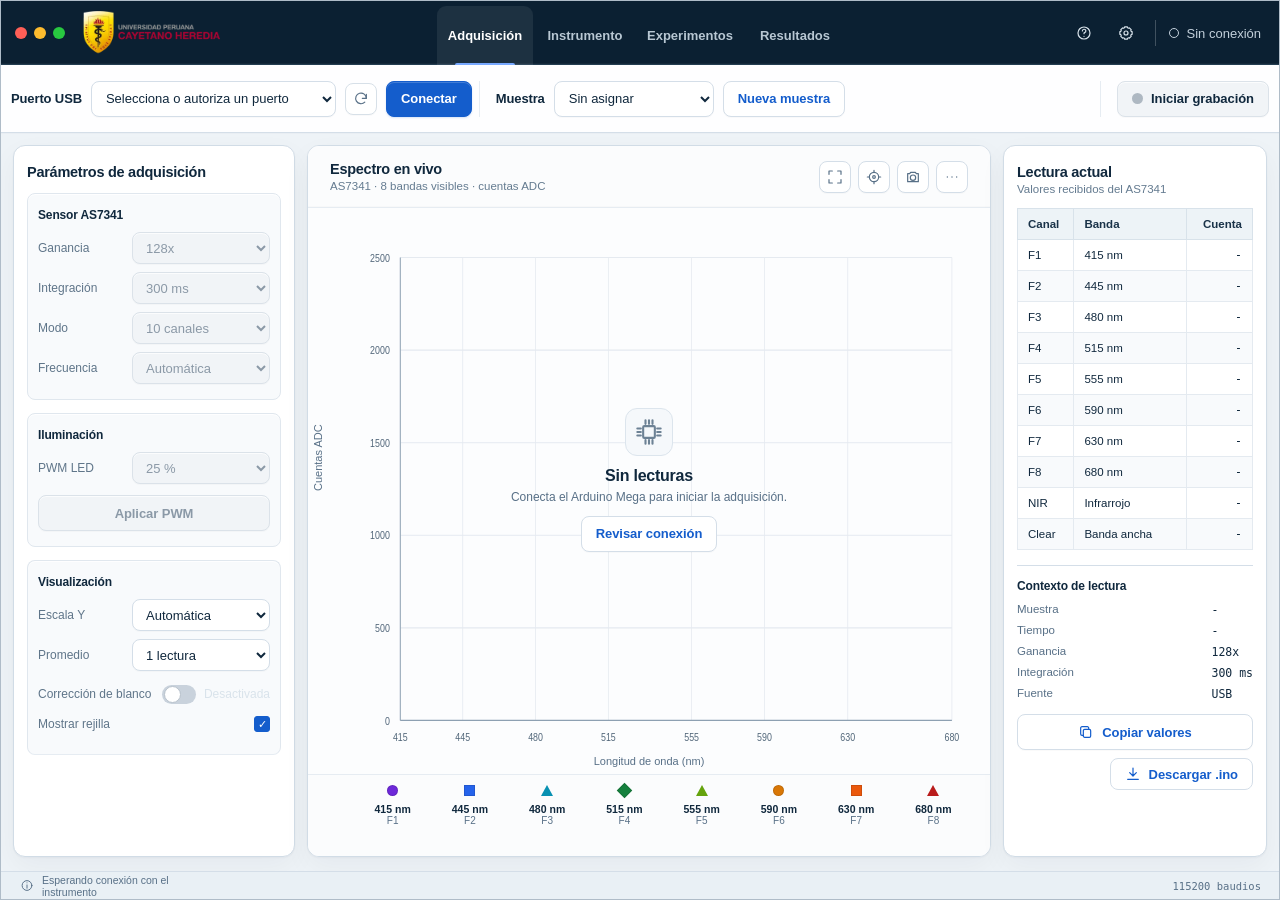
<file: Software/Arduino_Mega_AS7341_GUI/v2.0/web/index.html>
<!doctype html>
<html lang="es">
<head>
  <meta charset="utf-8">
  <meta name="viewport" content="width=device-width, initial-scale=1">
  <meta name="description" content="Spectral Lab: adquisición y análisis del AS7341 mediante Arduino Mega y Web Serial.">
  <meta name="theme-color" content="#102536">
  <link rel="icon" href="data:image/svg+xml,<svg xmlns=%22http://www.w3.org/2000/svg%22 viewBox=%220 0 64 64%22><rect width=%2264%22 height=%2264%22 rx=%2212%22 fill=%22%231457c8%22/><path d=%22M13 36h8l5-18 10 32 7-24 5 14h6%22 fill=%22none%22 stroke=%22white%22 stroke-width=%225%22 stroke-linecap=%22round%22 stroke-linejoin=%22round%22/></svg>">
  <title>Spectral Lab · AS7341 Web Serial</title>
  <style>
    :root {
      color-scheme: light;
      --chrome: #102536;
      --chrome-2: #183246;
      --canvas: #f3f5f7;
      --surface: #ffffff;
      --surface-2: #f8fafc;
      --surface-3: #eef3f7;
      --ink: #142b40;
      --muted: #52677a;
      --faint: #718397;
      --border: #d5dee7;
      --divider: #e5eaf0;
      --blue: #1457c8;
      --blue-hover: #0f49aa;
      --blue-soft: #e8f0fc;
      --red: #d92d20;
      --amber: #a65f00;
      --green: #147d59;
      --focus: #6ea2ff;
      --card-radius: 11px;
      --control-radius: 7px;
      --card-shadow: 0 5px 18px rgba(16, 37, 54, .055);
      --mono: ui-monospace, SFMono-Regular, Menlo, Monaco, Consolas, monospace;
      --sans: -apple-system, BlinkMacSystemFont, "SF Pro Text", Inter, "Segoe UI", sans-serif;
    }

    * { box-sizing: border-box; }

    html, body {
      width: 100%;
      height: 100%;
      margin: 0;
      overflow: hidden;
      background: #dfe5eb;
      color: var(--ink);
      font-family: var(--sans);
      font-size: 13px;
      text-rendering: geometricPrecision;
    }

    button, input, select { font: inherit; }

    button, select, input {
      min-height: 32px;
      border: 1px solid var(--border);
      border-radius: var(--control-radius);
      background: var(--surface);
      color: var(--ink);
    }

    button { cursor: pointer; }

    button:focus-visible, select:focus-visible, input:focus-visible, [role="tab"]:focus-visible {
      outline: 2px solid var(--focus);
      outline-offset: 2px;
    }

    button:disabled, select:disabled, input:disabled {
      cursor: not-allowed;
      color: #8b99a7;
      background: #f1f4f7;
      border-color: #dbe2e9;
      opacity: 1;
    }

    .icon {
      width: 16px;
      height: 16px;
      flex: 0 0 16px;
      fill: none;
      stroke: currentColor;
      stroke-linecap: round;
      stroke-linejoin: round;
      stroke-width: 1.8;
    }

    .app {
      width: 100vw;
      height: 100vh;
      min-width: 1180px;
      min-height: 720px;
      display: grid;
      grid-template-rows: 64px 68px minmax(0, 1fr) 28px;
      overflow: hidden;
      background: var(--canvas);
      border: 1px solid #bec9d3;
    }

    .topbar {
      display: grid;
      grid-template-columns: minmax(350px, 1fr) auto minmax(250px, 1fr);
      align-items: stretch;
      background: var(--chrome);
      color: #fff;
      border-bottom: 1px solid #294256;
    }

    .brand {
      display: flex;
      align-items: center;
      min-width: 0;
      padding-left: 14px;
      gap: 16px;
    }

    .traffic { display: flex; gap: 7px; flex: 0 0 auto; }
    .traffic span { width: 12px; height: 12px; border-radius: 50%; display: block; }
    .traffic .close { background: #ff5f57; }
    .traffic .min { background: #febc2e; }
    .traffic .max { background: #28c840; }

    .brand-logo {
      width: 202px;
      height: 44px;
      object-fit: contain;
      object-position: left center;
      background: transparent;
      border-radius: 0;
      padding: 0;
    }

    .brand-name { min-width: 0; }
    .brand-name strong { display: block; font-size: 17px; font-weight: 650; letter-spacing: -0.015em; }
    .brand-name span { display: block; margin-top: 2px; color: #c8d5df; font-size: 11px; }

    .main-nav {
      display: flex;
      align-items: stretch;
      gap: 2px;
      height: 64px;
    }

    .nav-tab {
      position: relative;
      min-width: 112px;
      padding: 0 17px;
      border: 0;
      border-radius: 0;
      color: #c9d5df;
      background: transparent;
      font-size: 13px;
      font-weight: 520;
    }

    .nav-tab:hover { background: rgba(255,255,255,.055); color: #fff; }
    .nav-tab[aria-selected="true"] { color: #fff; font-weight: 650; }
    .nav-tab[aria-selected="true"]::after {
      content: "";
      position: absolute;
      left: 16px;
      right: 16px;
      bottom: 0;
      height: 3px;
      background: #72a5ff;
    }

    .top-actions {
      display: flex;
      align-items: center;
      justify-content: flex-end;
      gap: 10px;
      padding-right: 18px;
    }

    .icon-button {
      width: 32px;
      height: 32px;
      min-height: 32px;
      padding: 0;
      display: inline-grid;
      place-items: center;
      color: var(--muted);
      background: var(--surface);
    }

    .top-actions .icon-button { color: #d9e3eb; border-color: transparent; background: transparent; }
    .top-actions .icon-button:hover { background: rgba(255,255,255,.08); color: #fff; }

    .separator-v { width: 1px; height: 26px; background: rgba(255,255,255,.22); margin: 0 3px; }
    .separator-v.light { background: var(--border); }

    .status-inline {
      display: inline-flex;
      align-items: center;
      gap: 8px;
      white-space: nowrap;
      color: #d9e3eb;
    }

    .status-dot {
      width: 10px;
      height: 10px;
      border: 1.5px solid currentColor;
      border-radius: 50%;
      display: inline-block;
    }

    .connection-bar {
      display: grid;
      grid-template-columns: minmax(480px, auto) minmax(360px, 1fr) auto;
      align-items: center;
      gap: 12px;
      margin: 10px 18px 8px;
      padding: 8px 10px;
      background: rgba(255,255,255,.94);
      border: 1px solid var(--border);
      border-radius: var(--card-radius);
      box-shadow: var(--card-shadow);
      align-self: stretch;
      z-index: 2;
      position: relative;
      border-bottom: 1px solid var(--border);
      white-space: nowrap;
    }

    .connection-group { min-width: 0; display: flex; align-items: center; gap: 9px; }
    .connection-group + .connection-group { border-left: 1px solid var(--divider); padding-left: 12px; }
    .connection-record { justify-content: flex-end; }
    .connection-bar::before { content: ""; position: absolute; inset: -11px -19px -9px; background: var(--canvas); z-index: -1; border-bottom: 1px solid var(--border); }

    .field-label { color: var(--ink); font-weight: 600; }

    .compact-select, .compact-input {
      height: 36px;
      padding: 0 30px 0 10px;
      min-width: 180px;
    }

    .sample-select { width: 196px; }

    .button {
      height: 36px;
      padding: 0 14px;
      display: inline-flex;
      align-items: center;
      justify-content: center;
      gap: 8px;
      border: 1px solid var(--border);
      border-radius: var(--control-radius);
      font-weight: 580;
      background: var(--surface);
      color: var(--blue);
      text-decoration: none;
    }

    .button:hover:not(:disabled) { border-color: #aebdca; background: #fafcff; }
    .button.primary { color: #fff; background: var(--blue); border-color: var(--blue); }
    .button.primary:hover:not(:disabled) { background: var(--blue-hover); border-color: var(--blue-hover); }
    .button.danger-quiet { color: var(--ink); }
    .record-dot { width: 11px; height: 11px; border-radius: 50%; background: var(--red); box-shadow: inset 0 0 0 1px rgba(0,0,0,.08); }
    .button.primary:disabled { color: #8b99a7; background: #eef1f5; border-color: #d7dee6; }
    .button:disabled .record-dot { background: #aeb8c2; box-shadow: none; }

    .connection-spacer { flex: 1; min-width: 12px; }
    .connection-state { color: var(--muted); }

    .workspace { min-height: 0; overflow: hidden; }
    .view { display: none; width: 100%; height: 100%; min-height: 0; }
    .view.active { display: grid; }

    .panel-title { font-size: 14px; font-weight: 670; letter-spacing: -0.01em; }
    .panel-subtitle { margin-top: 3px; color: var(--muted); font-size: 11.5px; }
    .section-title { font-size: 12px; font-weight: 700; color: var(--ink); }
    .muted { color: var(--muted); }
    .faint { color: var(--faint); }
    .mono { font-family: var(--mono); font-variant-numeric: tabular-nums; }

    /* Acquisition */
    .acquisition-view { grid-template-columns: 298px minmax(500px, 1fr) 300px; gap: 16px; padding: 16px 18px 18px; background: var(--canvas); }
    .parameter-panel, .analysis-panel, .inspector-panel { min-width: 0; background: var(--surface); border: 1px solid var(--border); border-radius: var(--card-radius); box-shadow: var(--card-shadow); overflow: hidden; }
    .parameter-panel, .inspector-panel { padding: 18px 16px 16px; }

    .control-group { margin-top: 13px; padding: 14px 12px 15px; border: 1px solid var(--divider); border-radius: 8px; background: var(--surface-2); }
    .control-group:last-child { border-bottom: 1px solid var(--divider); }
    .control-group .section-title { margin-bottom: 10px; }
    .form-row { display: grid; grid-template-columns: 90px minmax(116px, 1fr); align-items: center; gap: 10px; margin-bottom: 8px; }
    .form-row:last-child { margin-bottom: 0; }
    .form-row label { color: var(--muted); font-size: 12px; }
    .form-row select, .form-row input { width: 100%; max-width: 100%; min-width: 0; height: 30px; padding: 0 28px 0 9px; }
    .form-row .button { width: 100%; grid-column: 1 / -1; margin-top: 3px; }

    .switch-row, .check-row { display: flex; align-items: center; justify-content: space-between; gap: 10px; min-height: 30px; color: var(--muted); font-size: 12px; }
    .switch {
      width: 34px; height: 19px; padding: 2px; border-radius: 10px;
      background: #c9d2dc; display: inline-flex; align-items: center;
    }
    .switch::after { content: ""; width: 15px; height: 15px; border-radius: 50%; background: #fff; border: 1px solid #b8c2cc; }
    .check { width: 16px; height: 16px; border: 1px solid var(--blue); border-radius: 3px; color: #fff; background: var(--blue); display: inline-grid; place-items: center; font-size: 11px; }

    .analysis-panel { min-width: 0; display: grid; grid-template-rows: 62px minmax(0, 1fr) 82px; }
    .analysis-heading { display: flex; align-items: center; justify-content: space-between; padding: 0 22px; border-bottom: 1px solid var(--divider); }
    .tool-row { display: flex; gap: 7px; }
    .tool-row .icon-button { border-color: var(--border); }

    .plot-shell { position: relative; min-height: 0; padding: 18px 22px 22px 48px; }
    .plot-svg { width: 100%; height: 100%; display: block; }
    .axis-label-y { position: absolute; left: 10px; top: 50%; transform: rotate(-90deg) translateY(-50%); transform-origin: left top; color: var(--muted); font-size: 11px; }
    .axis-label-x { position: absolute; bottom: 7px; left: 50%; transform: translateX(-50%); color: var(--muted); font-size: 11px; }
    .empty-state { position: absolute; left: 50%; top: 48%; transform: translate(-50%, -50%); width: 340px; text-align: center; }
    .empty-state .sensor { width: 42px; height: 42px; color: #7f90a2; margin-bottom: 8px; }
    .empty-state strong { display: block; font-size: 16px; letter-spacing: -0.015em; }
    .empty-state p { margin: 5px 0 12px; color: var(--muted); font-size: 12px; }

    .spectrum-key { display: grid; grid-template-columns: repeat(8, minmax(42px, 1fr)); gap: 4px; padding: 10px 20px 12px 48px; border-top: 1px solid var(--divider); background: var(--surface); }
    .spectrum-item { min-width: 0; text-align: center; font-size: 10px; color: var(--muted); }
    .spectrum-item strong { display: block; margin-top: 5px; color: var(--ink); font-size: 10.5px; font-weight: 650; }
    .mark { width: 11px; height: 11px; display: inline-block; background: var(--mark); border: 1px solid rgba(0,0,0,.12); }
    .mark.circle { border-radius: 50%; }
    .mark.diamond { transform: rotate(45deg); }
    .mark.triangle { width: 0; height: 0; border-left: 6px solid transparent; border-right: 6px solid transparent; border-bottom: 11px solid var(--mark); border-top: 0; background: none; }
    .mark.ring { border-radius: 50%; background: transparent; border: 1.5px solid var(--mark); }

    .table { width: 100%; border-collapse: collapse; table-layout: fixed; font-size: 11.5px; background: var(--surface); }
    .table th { height: 31px; text-align: left; padding: 0 10px; color: var(--ink); background: #edf2f6; border: 1px solid var(--border); font-weight: 680; }
    .table td { height: 31px; padding: 0 10px; border: 1px solid var(--divider); white-space: nowrap; overflow: hidden; text-overflow: ellipsis; }
    .table tbody tr:nth-child(even) { background: #f9fbfc; }
    .table .numeric { text-align: right; font-family: var(--mono); font-variant-numeric: tabular-nums; }

    .inspector-panel .panel-subtitle { margin-bottom: 13px; }
    .context-block { margin-top: 15px; padding-top: 13px; border-top: 1px solid var(--border); }
    .context-grid { display: grid; grid-template-columns: 1fr auto; gap: 7px 12px; margin: 10px 0 13px; font-size: 11.5px; }
    .context-grid span:nth-child(odd) { color: var(--muted); }
    .context-grid span:nth-child(even) { font-family: var(--mono); }
    .context-download { display: flex; justify-content: flex-end; margin-top: 8px; }
    .context-download .button { height: 32px; }
    .full-width { width: 100%; }

    /* Instrument */
    .instrument-view { grid-template-rows: 58px minmax(0, 1fr) 126px; gap: 14px; padding: 0 20px 18px; background: var(--canvas); }
    .notice-bar { margin: 10px 0 0; padding: 0 14px; display: flex; align-items: center; gap: 9px; border: 1px solid #cdd9e4; border-radius: 9px; background: #f8fbfe; color: var(--muted); box-shadow: 0 2px 8px rgba(16,37,54,.035); }
    .notice-bar strong { color: var(--ink); font-weight: 650; }
    .instrument-main { min-height: 0; display: grid; grid-template-columns: minmax(470px, 1.4fr) minmax(300px, .82fr) 310px; gap: 16px; margin: 0; border: 0; background: transparent; }
    .instrument-pane { min-width: 0; padding: 18px; border: 1px solid var(--border); border-radius: var(--card-radius); background: var(--surface); box-shadow: var(--card-shadow); overflow: hidden; }
    .instrument-pane .table { margin-top: 13px; }

    .lcd-wrap { display: grid; grid-template-rows: auto minmax(0, 1fr) auto; height: 100%; }
    .lcd {
      align-self: stretch; margin-top: 14px; padding: 24px;
      background: #dce6bd; border: 1px solid #a8b58c; border-radius: 5px;
      color: #17200e; font: 17px/1.35 var(--mono);
      white-space: pre-line;
    }
    .lcd-foot { display: flex; align-items: center; justify-content: space-between; gap: 10px; padding-top: 12px; color: var(--muted); font-size: 11.5px; }
    .toggle-line { display: flex; align-items: center; gap: 8px; }

    .device-list { margin: 12px 0 0; padding: 0; list-style: none; }
    .device-list li { display: grid; grid-template-columns: 1fr auto; gap: 12px; align-items: center; min-height: 40px; border-bottom: 1px solid var(--divider); }
    .device-list li:last-child { border-bottom: 0; }
    .device-list span { color: var(--muted); }
    .device-list strong { font-family: var(--mono); font-size: 11.5px; font-weight: 560; }
    .state-pill { min-width: 0; display: inline-flex; align-items: center; gap: 6px; padding: 3px 7px; border: 1px solid var(--border); border-radius: 4px; background: var(--surface); overflow: hidden; text-overflow: ellipsis; white-space: nowrap; }

    .instrument-summary { margin: 0; display: grid; grid-template-columns: repeat(4, 1fr); border: 1px solid var(--border); border-radius: var(--card-radius); background: var(--surface); box-shadow: var(--card-shadow); overflow: hidden; }
    .summary-cell { padding: 12px 14px; border-right: 1px solid var(--divider); }
    .summary-cell:nth-child(4n) { border-right: 0; }
    .summary-cell:nth-child(-n+4) { border-bottom: 1px solid var(--divider); }
    .summary-cell span { display: block; color: var(--muted); font-size: 10.5px; }
    .summary-cell strong { display: block; margin-top: 4px; font: 600 12px var(--mono); }

    /* Experiments */
    .experiments-view { grid-template-rows: 144px minmax(0, 1fr); background: var(--canvas); }
    .experiment-context { display: grid; grid-template-columns: minmax(210px, .8fr) minmax(340px, 1.5fr) 160px 160px; gap: 10px 14px; margin: 12px 20px 0; padding: 12px 14px; background: var(--surface); border: 1px solid var(--border); border-radius: var(--card-radius); box-shadow: var(--card-shadow); }
    .labeled-field label { display: block; margin-bottom: 4px; color: var(--muted); font-size: 10.5px; font-weight: 600; }
    .labeled-field input, .labeled-field select { width: 100%; height: 31px; padding: 0 9px; }
    .span-2 { grid-column: span 2; }

    .experiment-body { min-height: 0; display: grid; grid-template-columns: 212px minmax(560px, 1fr) 290px; gap: 16px; margin: 14px 20px 18px; border: 0; background: transparent; }
    .subnav { padding: 12px 0; background: var(--surface); border: 1px solid var(--border); border-radius: var(--card-radius); box-shadow: var(--card-shadow); overflow: hidden; }
    .subnav-label { padding: 0 14px 9px; color: var(--faint); font-size: 10px; font-weight: 700; letter-spacing: .04em; text-transform: uppercase; }
    .subtab {
      width: calc(100% - 12px); min-height: 42px; margin: 0 6px 4px; padding: 0 12px;
      display: flex; align-items: center; gap: 10px;
      border: 0; border-left: 3px solid transparent; border-radius: 7px;
      background: transparent; color: var(--muted); text-align: left;
    }
    .subtab:hover { background: #f0f4f8; color: var(--ink); }
    .subtab[aria-selected="true"] { color: var(--blue); background: var(--blue-soft); border-left-color: var(--blue); font-weight: 650; }

    .experiment-stage { min-width: 0; min-height: 0; padding: 18px 20px; overflow: auto; border: 1px solid var(--border); border-radius: var(--card-radius); background: var(--surface); box-shadow: var(--card-shadow); }
    .experiment-page { display: none; }
    .experiment-page.active { display: block; }
    .stage-header { display: flex; align-items: flex-start; justify-content: space-between; gap: 16px; padding-bottom: 14px; border-bottom: 1px solid var(--divider); }
    .stage-header h2 { margin: 0; font-size: 17px; letter-spacing: -0.02em; }
    .stage-header p { margin: 5px 0 0; max-width: 710px; color: var(--muted); font-size: 11.5px; line-height: 1.45; }
    .mode-badge { flex: 0 0 auto; display: inline-flex; align-items: center; gap: 6px; padding: 5px 8px; border: 1px solid var(--border); border-radius: 4px; color: var(--muted); background: var(--surface-2); font-size: 10.5px; }

    .workflow-steps { display: grid; grid-template-columns: repeat(4, 1fr); gap: 8px; margin-top: 14px; }
    .workflow-step { position: relative; padding: 8px 10px 8px 34px; border: 1px solid var(--divider); border-radius: 8px; background: var(--surface-2); color: var(--muted); font-size: 10.5px; font-weight: 600; }
    .workflow-step::before { content: attr(data-step); position: absolute; left: 9px; top: 6px; width: 19px; height: 19px; display: grid; place-items: center; border-radius: 50%; background: #dfe7ef; color: var(--ink); font: 650 10px var(--mono); }
    .workflow-step.current { color: var(--blue); border-color: #b8cef1; background: var(--blue-soft); }
    .workflow-step.current::before { color: #fff; background: var(--blue); }
    .capture-grid { display: grid; grid-template-columns: 1fr 1fr; gap: 14px; margin-top: 14px; }
    .capture-block { border: 1px solid var(--border); border-radius: 9px; background: var(--surface-2); overflow: hidden; }
    .capture-head { display: flex; align-items: center; justify-content: space-between; padding: 10px 12px; border-bottom: 1px solid var(--divider); }
    .capture-head strong { font-size: 12px; }
    .capture-body { padding: 12px; }
    .inline-form { display: grid; grid-template-columns: 1fr auto; gap: 8px; }
    .inline-form select { width: 100%; padding: 0 9px; }
    .capture-status { margin: 10px 0 0; color: var(--muted); font: 11px var(--mono); }
    .blank-settings { margin-top: 14px; padding-top: 14px; border-top: 1px solid var(--divider); }
    .blank-row { display: grid; grid-template-columns: auto 1fr auto 1fr; align-items: center; gap: 8px; margin: 10px 0 14px; }
    .blank-row label { color: var(--muted); font-size: 11px; }
    .blank-row select { min-width: 0; width: 100%; padding: 0 9px; }

    .session-panel { padding: 16px; background: var(--surface); border: 1px solid var(--border); border-radius: var(--card-radius); box-shadow: var(--card-shadow); overflow: auto; }
    .session-panel .panel-subtitle { margin-bottom: 13px; }
    .session-status { padding: 11px; border: 1px solid #ccd8e4; border-radius: 8px; background: var(--surface-2); color: var(--muted); font-size: 11.5px; line-height: 1.4; }
    .result-strip { margin-top: 12px; padding: 10px; border-left: 3px solid var(--blue); background: var(--blue-soft); font-size: 11.5px; }
    .action-stack { display: grid; gap: 8px; margin-top: 14px; }
    .mini-history { margin-top: 16px; }
    .mini-history .table { margin-top: 8px; }

    .calibration-layout { display: grid; grid-template-columns: 260px minmax(320px, 1fr); gap: 16px; margin-top: 16px; }
    .form-stack { display: grid; gap: 10px; }
    .form-stack .labeled-field label { font-size: 10.5px; }
    .calibration-plot { min-height: 280px; border: 1px solid var(--border); background: var(--surface); padding: 12px; }
    .calibration-plot svg { width: 100%; height: 100%; }

    /* Results */
    .results-view { grid-template-rows: 78px minmax(0, 1fr); background: var(--canvas); }
    .results-toolbar { display: flex; align-items: center; gap: 10px; margin: 12px 20px 0; padding: 0 14px; background: var(--surface); border: 1px solid var(--border); border-radius: var(--card-radius); box-shadow: var(--card-shadow); }
    .results-title { margin-right: 12px; }
    .results-title strong { display: block; font-size: 15px; }
    .results-title span { display: block; color: var(--muted); font-size: 10.5px; margin-top: 2px; }
    .results-toolbar select { flex: 1; max-width: 430px; padding: 0 9px; }
    .criteria { display: inline-flex; align-items: center; gap: 7px; margin-left: auto; color: var(--muted); font-size: 11px; }
    .criteria input { width: 90px; padding: 0 8px; }

    .results-body { min-height: 0; display: grid; grid-template-columns: 280px minmax(560px, 1fr) 310px; gap: 16px; margin: 14px 20px 18px; border: 0; background: transparent; }
    .results-summary, .results-detail, .interpretation-panel { border: 1px solid var(--border); border-radius: var(--card-radius); background: var(--surface); box-shadow: var(--card-shadow); overflow: hidden; }
    .results-summary { padding: 16px; }
    .empty-evidence { margin-top: 13px; padding: 16px 14px; border: 1px dashed #bdcbd8; border-radius: 8px; background: var(--surface-2); color: var(--muted); line-height: 1.45; text-align: center; }
    .empty-evidence .icon { display: block; width: 24px; height: 24px; margin: 0 auto 8px; color: #788da2; }
    .quality-list { margin: 15px 0 0; padding: 0; list-style: none; }
    .quality-list li { display: flex; align-items: flex-start; gap: 8px; padding: 9px 0; border-bottom: 1px solid var(--divider); color: var(--muted); font-size: 11.5px; line-height: 1.35; }
    .quality-list .icon { color: var(--amber); margin-top: 1px; }

    .results-detail { min-width: 0; min-height: 0; display: grid; grid-template-rows: 42px minmax(0, 1fr); }
    .detail-tabs { display: flex; align-items: stretch; border-bottom: 1px solid var(--border); background: var(--surface-2); }
    .detail-tab { border: 0; border-radius: 0; padding: 0 16px; color: var(--muted); background: transparent; border-bottom: 2px solid transparent; }
    .detail-tab[aria-selected="true"] { color: var(--blue); background: var(--surface); border-bottom-color: var(--blue); font-weight: 650; }
    .detail-page { display: none; min-height: 0; padding: 16px; overflow: auto; }
    .detail-page.active { display: block; }
    .detail-page .table { margin-top: 10px; }
    .detail-note { color: var(--muted); font-size: 11.5px; line-height: 1.45; }
    .replica-heading { display: flex; align-items: center; justify-content: space-between; margin-top: 16px; padding-top: 14px; border-top: 1px solid var(--divider); }

    .interpretation-panel { padding: 16px; }
    .metric-line { position: relative; margin-top: 10px; padding: 11px 12px 11px 38px; border: 1px solid var(--divider); border-radius: 8px; background: var(--surface-2); }
    .metric-line::before { content: "○"; position: absolute; left: 13px; top: 50%; transform: translateY(-50%); color: var(--blue); font: 700 18px var(--sans); }
    .metric-line span { display: block; color: var(--muted); font-size: 10.5px; }
    .metric-line strong { display: block; margin-top: 5px; font-size: 13px; font-weight: 650; }
    .reference-card { margin-top: 14px; padding-top: 14px; border-top: 1px solid var(--border); }
    .reference-card p { color: var(--muted); font-size: 11px; line-height: 1.45; }

    .method-list { margin: 12px 0 0; padding-left: 19px; color: var(--muted); line-height: 1.55; }
    .method-list li { margin-bottom: 8px; }

    .statusbar { display: flex; align-items: center; justify-content: space-between; padding: 0 18px; background: #eef3f7; border-top: 1px solid var(--border); color: var(--muted); font-size: 10.5px; }
    .statusbar span { display: inline-flex; align-items: center; gap: 7px; }
    .statusbar .icon { width: 13px; height: 13px; }

    /* Modern product finish: restrained depth, clearer hierarchy, stable geometry. */
    :root {
      --chrome: #0b2032;
      --chrome-2: #122b40;
      --canvas: #eef3f7;
      --surface-2: #f6f8fb;
      --surface-3: #eaf0f5;
      --ink: #10283d;
      --muted: #587087;
      --faint: #71869a;
      --border: #d4dee8;
      --divider: #e6ecf2;
      --blue: #145dcc;
      --blue-hover: #0d4eae;
      --blue-soft: #eaf2ff;
      --focus: #4f86e8;
      --card-radius: 12px;
      --control-radius: 8px;
      --card-shadow: 0 1px 2px rgba(10, 32, 50, .035), 0 10px 28px rgba(10, 32, 50, .045);
    }

    html, body {
      background: #cfd7df;
      -webkit-font-smoothing: antialiased;
      text-rendering: optimizeLegibility;
    }

    ::selection { color: var(--ink); background: #cfe0ff; }

    .app { border-color: #afbcc8; }

    .topbar {
      border-bottom-color: #233d51;
      box-shadow: inset 0 -1px 0 rgba(255,255,255,.035);
    }

    .brand { gap: 14px; }
    .brand-name strong { font-weight: 680; letter-spacing: -.025em; }
    .brand-name span { color: #aebfcd; letter-spacing: .015em; }

    .main-nav { gap: 4px; padding-top: 5px; }
    .nav-tab {
      min-height: 59px;
      border-radius: 9px 9px 0 0;
      color: #b8c7d3;
      font-weight: 560;
      box-shadow: none;
      transition: color 120ms ease, background-color 120ms ease;
    }
    .nav-tab:hover { background: rgba(255,255,255,.05); }
    .nav-tab[aria-selected="true"] { background: rgba(255,255,255,.075); }
    .nav-tab[aria-selected="true"]::after { left: 18px; right: 18px; height: 2px; border-radius: 2px 2px 0 0; background: #78a9ff; }

    .top-actions .icon-button { border-radius: 8px; box-shadow: none; }
    .top-actions .status-inline { color: #c3d0db; }

    .connection-bar {
      margin: 0;
      padding: 0 18px;
      border: 0;
      border-bottom: 1px solid var(--border);
      border-radius: 0;
      background: rgba(255,255,255,.96);
      box-shadow: 0 1px 0 rgba(10,32,50,.02);
    }
    .connection-bar::before { display: none; }
    .connection-group + .connection-group { padding-left: 16px; }
    .field-label { font-weight: 650; letter-spacing: -.01em; }

    button, select, input {
      box-shadow: inset 0 1px 0 rgba(255,255,255,.75), 0 1px 1px rgba(10,32,50,.025);
      transition: border-color 120ms ease, background-color 120ms ease, color 120ms ease, box-shadow 120ms ease, transform 100ms ease-out;
    }
    button:focus-visible, select:focus-visible, input:focus-visible, [role="tab"]:focus-visible {
      outline: 0;
      box-shadow: 0 0 0 3px rgba(79,134,232,.25), inset 0 0 0 1px var(--focus);
    }
    .button { letter-spacing: -.005em; }
    .button.primary { box-shadow: inset 0 1px 0 rgba(255,255,255,.2), 0 1px 2px rgba(20,93,204,.18); }
    .button:active:not(:disabled), .icon-button:active:not(:disabled), .subtab:active:not(:disabled) { transform: scale(.98); }
    .icon-button { border-color: #d7e0e8; }

    .panel-title { font-size: 14.5px; font-weight: 700; letter-spacing: -.018em; }
    .panel-subtitle { color: #647b90; }
    .section-title { font-weight: 720; letter-spacing: -.012em; }

    .parameter-panel, .analysis-panel, .inspector-panel,
    .instrument-pane, .instrument-summary, .experiment-context,
    .subnav, .experiment-stage, .session-panel, .results-toolbar,
    .results-summary, .results-detail, .interpretation-panel {
      border-color: #d1dce6;
    }

    .control-group {
      border-color: #e0e7ee;
      background: #f8fafc;
      box-shadow: inset 0 1px 0 rgba(255,255,255,.9);
    }
    .form-row label, .switch-row, .check-row { color: #5f7589; }

    .analysis-heading {
      background: #fbfcfd;
      box-shadow: inset 0 -1px 0 rgba(10,32,50,.015);
    }
    .plot-shell { background: #fcfdfe; }
    .empty-state .sensor {
      width: 48px;
      height: 48px;
      padding: 9px;
      border: 1px solid #dce5ed;
      border-radius: 12px;
      color: #6d8295;
      background: #f5f8fb;
    }
    .empty-state strong { font-weight: 720; }
    .spectrum-key { background: #fbfcfd; }

    .table th { background: #edf3f7; border-color: #d8e2ea; color: #193248; }
    .table td { border-color: #e4eaf0; }
    .table tbody tr:nth-child(even) { background: #f8fafc; }
    .table tbody tr:hover { background: #f0f5fb; }

    .notice-bar { border-color: #cddded; background: #f7fbff; }
    .lcd { box-shadow: inset 0 0 0 1px rgba(255,255,255,.3), inset 0 8px 18px rgba(76,91,43,.045); }
    .state-pill { border-radius: 6px; background: #fbfcfd; }

    .subtab { border-left: 0; border-radius: 8px; box-shadow: none; transition: color 120ms ease, background-color 120ms ease, transform 100ms ease-out; }
    .subtab[aria-selected="true"] { border-left-color: transparent; box-shadow: inset 3px 0 0 var(--blue); }
    .mode-badge { border-radius: 7px; background: #f7f9fb; }
    .workflow-step { border-radius: 8px; background: #f7f9fb; }
    .capture-block { background: #f9fbfc; }
    .session-status { background: #f7f9fb; }

    .results-detail { grid-template-rows: 44px minmax(0, 1fr); }
    .detail-tabs { background: #f7f9fb; }
    .detail-tab { font-weight: 560; box-shadow: none; }
    .detail-tab[aria-selected="true"] { box-shadow: inset 0 -1px 0 var(--blue); }
    .empty-evidence { border-color: #c6d3df; background: #f8fafc; }
    .metric-line { background: #f8fafc; }
    .statusbar { background: #e9f0f5; border-top-color: #d4dee8; }

    @media (hover: hover) and (pointer: fine) {
      .button:hover:not(:disabled), .icon-button:hover:not(:disabled) { border-color: #b9c8d6; box-shadow: 0 2px 8px rgba(10,32,50,.07); }
      .button.primary:hover:not(:disabled) { box-shadow: inset 0 1px 0 rgba(255,255,255,.2), 0 3px 10px rgba(20,93,204,.22); }
      .subtab:hover { background: #edf3f8; }
    }

    @media (prefers-reduced-motion: reduce) {
      button, select, input, .nav-tab, .subtab { transition: none; }
      .button:active:not(:disabled), .icon-button:active:not(:disabled), .subtab:active:not(:disabled) { transform: none; }
    }

    @media (max-width: 1500px) {
      .connection-bar { grid-template-columns: minmax(440px, auto) minmax(320px, 1fr) auto; }
      .connection-state { font-size: 11.5px; }
      .acquisition-view { grid-template-columns: 290px minmax(450px, 1fr) 284px; gap: 14px; padding-right: 16px; padding-left: 16px; }
      .parameter-panel, .inspector-panel { padding-right: 14px; padding-left: 14px; }
      .control-group { padding-right: 11px; padding-left: 11px; }
      .form-row { grid-template-columns: 88px minmax(112px, 1fr); gap: 9px; }
      .instrument-view { padding-right: 16px; padding-left: 16px; }
      .instrument-main, .experiment-body, .results-body { gap: 14px; }
      .experiment-context, .experiment-body, .results-toolbar, .results-body { margin-right: 16px; margin-left: 16px; }
      .instrument-main { grid-template-columns: minmax(430px, 1.35fr) minmax(280px, .85fr) 290px; }
      .experiment-body { grid-template-columns: 198px minmax(520px, 1fr) 270px; }
      .results-body { grid-template-columns: 260px minmax(520px, 1fr) 290px; }
    }

    @media (max-width: 1320px) {
      .brand-logo { width: 166px; }
      .brand-name { display: none; }
      .topbar { grid-template-columns: minmax(250px, 1fr) auto minmax(190px, 1fr); }
      .nav-tab { min-width: 96px; padding: 0 10px; }
      .connection-bar { grid-template-columns: minmax(350px, auto) minmax(260px, 1fr) auto; padding: 8px 10px; gap: 7px; }
      .connection-group .connection-state { display: none; }
      .compact-select { min-width: 140px; }
      .sample-select { width: 160px; }
      .acquisition-view { grid-template-columns: 282px minmax(408px, 1fr) 264px; gap: 12px; padding: 12px 12px 14px; }
      .parameter-panel, .inspector-panel { padding-right: 13px; padding-left: 13px; }
      .control-group { padding-right: 10px; padding-left: 10px; }
      .form-row { grid-template-columns: 86px minmax(112px, 1fr); gap: 8px; }
      .instrument-view { gap: 12px; padding-right: 12px; padding-bottom: 14px; padding-left: 12px; }
      .instrument-main, .experiment-body, .results-body { gap: 12px; }
      .experiment-context, .experiment-body, .results-toolbar, .results-body { margin-right: 12px; margin-left: 12px; }
      .experiment-body, .results-body { margin-bottom: 14px; }
      .results-detail .table th, .results-detail .table td { padding-right: 8px; padding-left: 8px; font-size: 11px; }
      .instrument-main { grid-template-columns: minmax(420px, 1.3fr) minmax(280px, .9fr) 270px; }
      .experiment-body { grid-template-columns: 190px minmax(520px, 1fr) 260px; }
      .results-body { grid-template-columns: 250px minmax(520px, 1fr) 280px; }
    }

    @media (max-height: 850px) {
      .parameter-panel, .inspector-panel { overflow-y: auto; }

      .instrument-pane { padding: 12px; }
      .instrument-pane .table { margin-top: 8px; }
      .instrument-pane .table th,
      .instrument-pane .table td { height: 24px; }
      .device-list { margin-top: 8px; }
      .device-list li { min-height: 31px; }
      .instrument-pane > .button { margin-top: 8px !important; }
      .summary-cell { padding: 8px 12px; }

      .experiments-view { grid-template-rows: 120px minmax(0, 1fr); }
      .experiment-context { margin-top: 8px; padding: 8px 14px; gap: 6px 14px; }
      .experiment-context .labeled-field label { margin-bottom: 2px; }
      .experiment-context .labeled-field input,
      .experiment-context .labeled-field select { height: 28px; }
      .experiment-body { margin-top: 10px; }
      .experiment-stage { padding: 14px 16px; }
      .stage-header { padding-bottom: 10px; }
      .stage-header p { margin-top: 3px; line-height: 1.35; }
      .workflow-steps { margin-top: 10px; }
      .workflow-step { padding-top: 6px; padding-bottom: 6px; }
      .workflow-step::before { top: 4px; }
      .capture-grid { margin-top: 10px; }
      .capture-head { padding: 8px 10px; }
      .capture-body { padding: 8px 10px; }
      .capture-status { margin-top: 6px; }
      .blank-settings { margin-top: 10px; padding-top: 10px; }
      .blank-row { margin: 8px 0 10px; }
      .session-panel { padding: 12px; }
      .session-panel .panel-subtitle { margin-bottom: 8px; }
      .session-status { padding: 8px; }
      .result-strip { margin-top: 8px; padding: 8px; }
      .action-stack { gap: 6px; margin-top: 10px; }
      .mini-history { margin-top: 10px; }
    }
  </style>
  <link rel="stylesheet" href="web.css">
</head>
<body>
  <svg width="0" height="0" aria-hidden="true" style="position:absolute">
    <symbol id="i-help" viewBox="0 0 24 24"><circle cx="12" cy="12" r="9"/><path d="M9.6 9a2.6 2.6 0 1 1 3.2 2.5c-.8.3-.8 1-.8 1.5"/><path d="M12 17h.01"/></symbol>
    <symbol id="i-settings" viewBox="0 0 24 24"><circle cx="12" cy="12" r="3"/><path d="M19.4 15a1.7 1.7 0 0 0 .3 1.9l.1.1-2.8 2.8-.1-.1a1.7 1.7 0 0 0-1.9-.3 1.7 1.7 0 0 0-1 1.6v.2h-4V21a1.7 1.7 0 0 0-1-1.6 1.7 1.7 0 0 0-1.9.3l-.1.1L4.2 17l.1-.1a1.7 1.7 0 0 0 .3-1.9A1.7 1.7 0 0 0 3 14H2.8v-4H3a1.7 1.7 0 0 0 1.6-1 1.7 1.7 0 0 0-.3-1.9L4.2 7 7 4.2l.1.1A1.7 1.7 0 0 0 9 4.6 1.7 1.7 0 0 0 10 3v-.2h4V3a1.7 1.7 0 0 0 1 1.6 1.7 1.7 0 0 0 1.9-.3l.1-.1L19.8 7l-.1.1a1.7 1.7 0 0 0-.3 1.9 1.7 1.7 0 0 0 1.6 1h.2v4H21a1.7 1.7 0 0 0-1.6 1Z"/></symbol>
    <symbol id="i-refresh" viewBox="0 0 24 24"><path d="M20 11a8 8 0 1 0-2.3 5.7"/><path d="M20 5v6h-6"/></symbol>
    <symbol id="i-maximize" viewBox="0 0 24 24"><path d="M8 3H3v5M16 3h5v5M8 21H3v-5M16 21h5v-5"/></symbol>
    <symbol id="i-target" viewBox="0 0 24 24"><circle cx="12" cy="12" r="7"/><circle cx="12" cy="12" r="2"/><path d="M12 2v3M12 19v3M2 12h3M19 12h3"/></symbol>
    <symbol id="i-camera" viewBox="0 0 24 24"><path d="M4 7h3l1.5-2h7L17 7h3v12H4z"/><circle cx="12" cy="13" r="4"/></symbol>
    <symbol id="i-more" viewBox="0 0 24 24"><circle cx="5" cy="12" r="1" fill="currentColor" stroke="none"/><circle cx="12" cy="12" r="1" fill="currentColor" stroke="none"/><circle cx="19" cy="12" r="1" fill="currentColor" stroke="none"/></symbol>
    <symbol id="i-chip" viewBox="0 0 24 24"><rect x="7" y="7" width="10" height="10" rx="1"/><path d="M9 2v3M12 2v3M15 2v3M9 19v3M12 19v3M15 19v3M2 9h3M2 12h3M2 15h3M19 9h3M19 12h3M19 15h3"/></symbol>
    <symbol id="i-copy" viewBox="0 0 24 24"><rect x="8" y="8" width="11" height="12" rx="2"/><path d="M16 8V6a2 2 0 0 0-2-2H6a2 2 0 0 0-2 2v9a2 2 0 0 0 2 2h2"/></symbol>
    <symbol id="i-download" viewBox="0 0 24 24"><path d="M12 3v12M7 10l5 5 5-5M4 20h16"/></symbol>
    <symbol id="i-info" viewBox="0 0 24 24"><circle cx="12" cy="12" r="9"/><path d="M12 11v6M12 7h.01"/></symbol>
    <symbol id="i-wave" viewBox="0 0 24 24"><path d="M2 12h4l2-7 4 14 3-10 2 6h5"/></symbol>
    <symbol id="i-monitor" viewBox="0 0 24 24"><rect x="3" y="4" width="18" height="13" rx="2"/><path d="M8 21h8M12 17v4"/></symbol>
    <symbol id="i-flask" viewBox="0 0 24 24"><path d="M9 3h6M10 3v6l-5 9a2 2 0 0 0 2 3h10a2 2 0 0 0 2-3l-5-9V3"/><path d="M7.5 16h9"/></symbol>
    <symbol id="i-chart" viewBox="0 0 24 24"><path d="M4 20V10M10 20V4M16 20v-7M22 20H2"/></symbol>
    <symbol id="i-check" viewBox="0 0 24 24"><path d="m5 12 4 4L19 6"/></symbol>
    <symbol id="i-warning" viewBox="0 0 24 24"><path d="M12 3 2.8 20h18.4z"/><path d="M12 9v5M12 17h.01"/></symbol>
    <symbol id="i-file" viewBox="0 0 24 24"><path d="M6 2h8l4 4v16H6z"/><path d="M14 2v5h5"/></symbol>
  </svg>

  <main class="app" aria-label="Aplicación Spectral Lab">
    <header class="topbar">
      <div class="brand">
        <div class="traffic" aria-hidden="true"><span class="close"></span><span class="min"></span><span class="max"></span></div>
        <img class="brand-logo" src="assets/upch_logo_transparent.png" alt="Universidad Peruana Cayetano Heredia">
        <div class="brand-name"><strong>Spectral Lab</strong><span>AS7341 Workstation</span></div>
      </div>

      <nav class="main-nav" role="tablist" aria-label="Secciones principales">
        <button class="nav-tab" id="tab-acquisition" role="tab" aria-selected="true" aria-controls="view-acquisition" data-view="acquisition">Adquisición</button>
        <button class="nav-tab" id="tab-instrument" role="tab" aria-selected="false" aria-controls="view-instrument" data-view="instrument">Instrumento</button>
        <button class="nav-tab" id="tab-experiments" role="tab" aria-selected="false" aria-controls="view-experiments" data-view="experiments">Experimentos</button>
        <button class="nav-tab" id="tab-results" role="tab" aria-selected="false" aria-controls="view-results" data-view="results">Resultados</button>
      </nav>

      <div class="top-actions">
        <button class="icon-button" aria-label="Ayuda"><svg class="icon"><use href="#i-help"/></svg></button>
        <button class="icon-button" aria-label="Configuración"><svg class="icon"><use href="#i-settings"/></svg></button>
        <span class="separator-v" aria-hidden="true"></span>
        <span class="status-inline"><span class="status-dot"></span>Sin conexión</span>
      </div>
    </header>

    <section class="connection-bar" aria-label="Conexión y acciones globales">
      <div class="connection-group">
        <span class="field-label">Puerto USB</span>
        <select class="compact-select" aria-label="Puerto USB"><option>Selecciona un puerto</option></select>
        <button class="icon-button" aria-label="Actualizar puertos"><svg class="icon"><use href="#i-refresh"/></svg></button>
        <button class="button primary">Conectar</button>
        <span class="status-inline connection-state"><span class="status-dot"></span>Desconectado</span>
      </div>
      <div class="connection-group">
        <span class="field-label">Muestra</span>
        <select class="compact-select sample-select" aria-label="Muestra"><option>Sin asignar</option></select>
        <button class="button">Nueva muestra</button>
      </div>
      <div class="connection-group connection-record">
        <button class="button danger-quiet" disabled><span class="record-dot"></span>Iniciar grabación</button>
        <span class="status-inline connection-state"><span class="status-dot"></span>Sin grabar</span>
      </div>
    </section>

    <section class="workspace">
      <section class="view acquisition-view active" id="view-acquisition" role="tabpanel" aria-labelledby="tab-acquisition">
        <aside class="parameter-panel" aria-label="Parámetros de adquisición">
          <div class="panel-title">Parámetros de adquisición</div>

          <section class="control-group">
            <div class="section-title">Sensor AS7341</div>
            <div class="form-row"><label for="gain">Ganancia</label><select id="gain" disabled><option>128x</option></select></div>
            <div class="form-row"><label for="integration">Integración</label><select id="integration" disabled><option>300 ms</option></select></div>
            <div class="form-row"><label for="mode">Modo</label><select id="mode" disabled><option>10 canales</option></select></div>
            <div class="form-row"><label for="frequency">Frecuencia</label><select id="frequency" disabled><option>Automática</option></select></div>
          </section>

          <section class="control-group">
            <div class="section-title">Iluminación</div>
            <div class="form-row"><label for="pwm">PWM LED</label><select id="pwm" disabled><option>25 %</option></select></div>
            <div class="form-row"><button class="button" id="apply-pwm" type="button" disabled>Aplicar PWM</button></div>
          </section>

          <section class="control-group">
            <div class="section-title">Visualización</div>
            <div class="form-row"><label for="scale">Escala Y</label><select id="scale"><option>Automática</option></select></div>
            <div class="form-row"><label for="average">Promedio</label><select id="average"><option>1 lectura</option></select></div>
            <div class="switch-row"><span>Corrección de blanco</span><span class="status-inline"><span class="switch" aria-hidden="true"></span>Desactivada</span></div>
            <div class="check-row"><span>Mostrar rejilla</span><span class="check">✓</span></div>
          </section>
        </aside>

        <section class="analysis-panel">
          <header class="analysis-heading">
            <div><div class="panel-title">Espectro en vivo</div><div class="panel-subtitle">AS7341 · 8 bandas visibles · cuentas ADC</div></div>
            <div class="tool-row">
              <button class="icon-button" aria-label="Ajustar vista"><svg class="icon"><use href="#i-maximize"/></svg></button>
              <button class="icon-button" aria-label="Cursor de inspección"><svg class="icon"><use href="#i-target"/></svg></button>
              <button class="icon-button" aria-label="Exportar captura"><svg class="icon"><use href="#i-camera"/></svg></button>
              <button class="icon-button" aria-label="Opciones del gráfico"><svg class="icon"><use href="#i-more"/></svg></button>
            </div>
          </header>

          <div class="plot-shell" aria-label="Gráfico espectral vacío del AS7341">
            <span class="axis-label-y">Cuentas ADC</span>
            <svg class="plot-svg" viewBox="0 0 760 500" preserveAspectRatio="none" role="img" aria-label="Ejes de cuentas ADC y longitud de onda sin lecturas">
              <defs>
                <linearGradient id="spectral-line-gradient" gradientUnits="userSpaceOnUse" x1="55" y1="0" x2="740" y2="0">
                  <stop offset="0%" stop-color="#6d28d9"/><stop offset="11.32%" stop-color="#2563eb"/>
                  <stop offset="24.53%" stop-color="#0891b2"/><stop offset="37.74%" stop-color="#15803d"/>
                  <stop offset="52.83%" stop-color="#65a30d"/><stop offset="66.04%" stop-color="#d97706"/>
                  <stop offset="81.13%" stop-color="#ea580c"/><stop offset="100%" stop-color="#b91c1c"/>
                </linearGradient>
              </defs>
              <g stroke="#e5eaf0" stroke-width="1">
                <line x1="55" y1="30" x2="740" y2="30"/><line x1="55" y1="118" x2="740" y2="118"/><line x1="55" y1="206" x2="740" y2="206"/><line x1="55" y1="294" x2="740" y2="294"/><line x1="55" y1="382" x2="740" y2="382"/><line x1="55" y1="470" x2="740" y2="470"/>
                <line x1="55" y1="30" x2="55" y2="470"/><line x1="132.55" y1="30" x2="132.55" y2="470"/><line x1="222.98" y1="30" x2="222.98" y2="470"/><line x1="313.4" y1="30" x2="313.4" y2="470"/><line x1="416.79" y1="30" x2="416.79" y2="470"/><line x1="507.26" y1="30" x2="507.26" y2="470"/><line x1="610.66" y1="30" x2="610.66" y2="470"/><line x1="740" y1="30" x2="740" y2="470"/>
              </g>
              <g stroke="#8da0b2" stroke-width="1.2"><line x1="55" y1="30" x2="55" y2="470"/><line x1="55" y1="470" x2="740" y2="470"/></g>
              <g fill="#52677a" font-family="-apple-system, BlinkMacSystemFont, sans-serif" font-size="11">
                <text x="42" y="474" text-anchor="end">0</text><text x="42" y="386" text-anchor="end">500</text><text x="42" y="298" text-anchor="end">1000</text><text x="42" y="210" text-anchor="end">1500</text><text x="42" y="122" text-anchor="end">2000</text><text x="42" y="34" text-anchor="end">2500</text>
                <text x="55" y="490" text-anchor="middle">415</text><text x="132.55" y="490" text-anchor="middle">445</text><text x="222.98" y="490" text-anchor="middle">480</text><text x="313.4" y="490" text-anchor="middle">515</text><text x="416.79" y="490" text-anchor="middle">555</text><text x="507.26" y="490" text-anchor="middle">590</text><text x="610.66" y="490" text-anchor="middle">630</text><text x="740" y="490" text-anchor="middle">680</text>
              </g>
            </svg>
            <span class="axis-label-x">Longitud de onda (nm)</span>
            <div class="empty-state">
              <svg class="icon sensor"><use href="#i-chip"/></svg>
              <strong>Sin lecturas</strong>
              <p>Conecta el Arduino Mega para iniciar la adquisición.</p>
              <button class="button">Revisar conexión</button>
            </div>
          </div>

          <div class="spectrum-key" aria-label="Referencia de las ocho bandas visibles">
            <div class="spectrum-item"><span class="mark circle" style="--mark:#6d28d9"></span><strong>415 nm</strong>F1</div>
            <div class="spectrum-item"><span class="mark" style="--mark:#2563eb"></span><strong>445 nm</strong>F2</div>
            <div class="spectrum-item"><span class="mark triangle" style="--mark:#0891b2"></span><strong>480 nm</strong>F3</div>
            <div class="spectrum-item"><span class="mark diamond" style="--mark:#15803d"></span><strong>515 nm</strong>F4</div>
            <div class="spectrum-item"><span class="mark triangle" style="--mark:#65a30d"></span><strong>555 nm</strong>F5</div>
            <div class="spectrum-item"><span class="mark circle" style="--mark:#d97706"></span><strong>590 nm</strong>F6</div>
            <div class="spectrum-item"><span class="mark" style="--mark:#ea580c"></span><strong>630 nm</strong>F7</div>
            <div class="spectrum-item"><span class="mark triangle" style="--mark:#b91c1c"></span><strong>680 nm</strong>F8</div>
          </div>
        </section>

        <aside class="inspector-panel" aria-label="Lectura actual">
          <div class="panel-title">Lectura actual</div>
          <div class="panel-subtitle">Valores recibidos del AS7341</div>
          <table class="table">
            <thead><tr><th style="width:24%">Canal</th><th>Banda</th><th style="width:28%;text-align:right">Cuenta</th></tr></thead>
            <tbody>
              <tr><td>F1</td><td>415 nm</td><td class="numeric">-</td></tr><tr><td>F2</td><td>445 nm</td><td class="numeric">-</td></tr><tr><td>F3</td><td>480 nm</td><td class="numeric">-</td></tr><tr><td>F4</td><td>515 nm</td><td class="numeric">-</td></tr><tr><td>F5</td><td>555 nm</td><td class="numeric">-</td></tr><tr><td>F6</td><td>590 nm</td><td class="numeric">-</td></tr><tr><td>F7</td><td>630 nm</td><td class="numeric">-</td></tr><tr><td>F8</td><td>680 nm</td><td class="numeric">-</td></tr><tr><td>NIR</td><td>Infrarrojo</td><td class="numeric">-</td></tr><tr><td>Clear</td><td>Banda ancha</td><td class="numeric">-</td></tr>
            </tbody>
          </table>
          <section class="context-block">
            <div class="section-title">Contexto de lectura</div>
            <div class="context-grid"><span>Muestra</span><span>-</span><span>Tiempo</span><span>-</span><span>Ganancia</span><span>128x</span><span>Integración</span><span>300 ms</span><span>Fuente</span><span>USB</span></div>
            <button class="button full-width"><svg class="icon"><use href="#i-copy"/></svg>Copiar valores</button>
            <div class="context-download">
              <a class="button" href="downloads/mega_as7341_multichannel_v2_3_0.ino" download="mega_as7341_multichannel_v2_3_0.ino"><svg class="icon"><use href="#i-download"/></svg>Descargar .ino</a>
            </div>
          </section>
        </aside>
      </section>

      <section class="view instrument-view" id="view-instrument" role="tabpanel" aria-labelledby="tab-instrument" hidden>
        <div class="notice-bar"><svg class="icon"><use href="#i-info"/></svg><strong>Sin telemetría vigente.</strong> El contenido visible se actualizará cuando el firmware 2.3.0 complete la verificación del enlace.</div>
        <div class="instrument-main">
          <section class="instrument-pane">
            <div class="panel-title">Lectura multicanal a 90°</div>
            <div class="panel-subtitle">Vista completa del modo IO Rodeo · raw sin normalizar</div>
            <table class="table">
              <thead><tr><th style="width:22%">Canal</th><th>Banda</th><th style="width:30%;text-align:right">Cuenta raw</th></tr></thead>
              <tbody>
                <tr><td>F1</td><td>415 nm</td><td class="numeric">-</td></tr><tr><td>F2</td><td>445 nm</td><td class="numeric">-</td></tr><tr><td>F3</td><td>480 nm</td><td class="numeric">-</td></tr><tr><td>F4</td><td>515 nm</td><td class="numeric">-</td></tr><tr><td>F5</td><td>555 nm</td><td class="numeric">-</td></tr><tr><td>F6</td><td>590 nm</td><td class="numeric">-</td></tr><tr><td>F7</td><td>630 nm</td><td class="numeric">-</td></tr><tr><td>F8</td><td>680 nm</td><td class="numeric">-</td></tr><tr><td>NIR</td><td>Infrarrojo cercano</td><td class="numeric">-</td></tr><tr><td>Clear</td><td>Banda ancha</td><td class="numeric">-</td></tr>
              </tbody>
            </table>
          </section>

          <section class="instrument-pane lcd-wrap">
            <div><div class="panel-title">Pantalla física OLED</div><div class="panel-subtitle">Espejo textual enviado por el firmware</div></div>
            <div class="lcd">Esperando líneas
del firmware</div>
            <div class="lcd-foot"><span>Página física: -</span><label class="toggle-line"><input type="checkbox" checked disabled> Alternar cada 3 s</label></div>
          </section>

          <aside class="instrument-pane">
            <div class="panel-title">Instrumento</div>
            <div class="panel-subtitle">Disponibilidad y capacidades negociadas</div>
            <ul class="device-list">
              <li><span>Firmware requerido</span><strong>2.3.0</strong></li>
              <li><span>Protocolo</span><strong>JSON Lines v2</strong></li>
              <li><span>AS7341</span><span class="state-pill"><span class="status-dot"></span>Esperando</span></li>
              <li><span>Pantalla OLED</span><span class="state-pill"><span class="status-dot"></span>Esperando</span></li>
              <li><span>Control PWM D11</span><span class="state-pill"><span class="status-dot"></span>No verificado</span></li>
              <li><span>Baudios</span><strong>115200</strong></li>
            </ul>
            <button class="button full-width" style="margin-top:14px">Verificar capacidades</button>
          </aside>
        </div>

        <div class="instrument-summary" aria-label="Estado completo del modo IO Rodeo">
          <div class="summary-cell"><span>Muestra</span><strong>-</strong></div><div class="summary-cell"><span>Tiempo Mega</span><strong>-</strong></div><div class="summary-cell"><span>Ganancia</span><strong>-</strong></div><div class="summary-cell"><span>Integración</span><strong>-</strong></div>
          <div class="summary-cell"><span>AS7341 90°</span><strong>Esperando</strong></div><div class="summary-cell"><span>TSL 180°</span><strong>N/D</strong></div><div class="summary-cell"><span>Relative Units</span><strong>N/D</strong></div><div class="summary-cell"><span>Batería</span><strong>N/D (USB)</strong></div>
        </div>
      </section>

      <section class="view experiments-view" id="view-experiments" role="tabpanel" aria-labelledby="tab-experiments" hidden>
        <div class="experiment-context">
          <div class="labeled-field"><label for="sample-id">Muestra</label><input id="sample-id" placeholder="ID para repetir el ensayo"></div>
          <div class="labeled-field"><label for="optical-protocol">Protocolo óptico</label><input id="optical-protocol" placeholder="LED A/B, filtros, geometría y corriente"></div>
          <div class="labeled-field"><label for="capture-count">Lecturas por captura</label><input id="capture-count" value="5" type="number" min="1" max="100"></div>
          <div class="labeled-field"><label for="settle-time">Espera tras el clic</label><input id="settle-time" value="1000 ms"></div>
          <div class="labeled-field span-2"><label for="capture-notes">Notas de captura</label><input id="capture-notes" placeholder="Recipiente, posición y observaciones"></div>
          <div class="labeled-field span-2"><label for="exposure">Exposición actual</label><input id="exposure" placeholder="LED, filtro y posición de lectura"></div>
        </div>

        <div class="experiment-body">
          <nav class="subnav" role="tablist" aria-label="Modos de experimento">
            <div class="subnav-label">Método</div>
            <button class="subtab" id="tab-exp-led" role="tab" aria-selected="true" aria-controls="experiment-led" data-experiment="led"><svg class="icon"><use href="#i-wave"/></svg>LED sucesivos</button>
            <button class="subtab" id="tab-exp-reference" role="tab" aria-selected="false" aria-controls="experiment-reference" data-experiment="reference"><svg class="icon"><use href="#i-target"/></svg>Baseline y referencia</button>
            <button class="subtab" id="tab-exp-calibration" role="tab" aria-selected="false" aria-controls="experiment-calibration" data-experiment="calibration"><svg class="icon"><use href="#i-chart"/></svg>Curva de calibración</button>
            <button class="subtab" id="tab-exp-background" role="tab" aria-selected="false" aria-controls="experiment-background" data-experiment="background"><svg class="icon"><use href="#i-flask"/></svg>Blanco y fondo</button>
          </nav>

          <section class="experiment-stage">
            <article class="experiment-page active" id="experiment-led" role="tabpanel" aria-labelledby="tab-exp-led">
              <header class="stage-header"><div><h2>Cociente con LED sucesivos</h2><p>Coloca LED A, espera estabilidad y captura A. Cambia manualmente a LED B y captura B. El resultado instrumental se conserva como R = A / B.</p></div><span class="mode-badge"><svg class="icon"><use href="#i-file"/></svg>Ensayo trazable</span></header>
              <div class="workflow-steps" aria-label="Progreso del ensayo">
                <div class="workflow-step current" data-step="1">Preparar</div>
                <div class="workflow-step" data-step="2">Capturar A</div>
                <div class="workflow-step" data-step="3">Capturar B</div>
                <div class="workflow-step" data-step="4">Calcular</div>
              </div>
              <div class="capture-grid">
                <section class="capture-block"><div class="capture-head"><strong>Exposición A · LED A</strong><span class="status-inline connection-state"><span class="status-dot"></span>Pendiente</span></div><div class="capture-body"><div class="inline-form"><select aria-label="Canal de LED A"><option>415</option><option>445</option><option>480</option><option>515</option><option>555</option><option>590</option><option>630</option><option>680</option><option>NIR</option><option>Clear</option></select><button class="button" disabled>Capturar LED A</button></div><p class="capture-status">Sin captura</p></div></section>
                <section class="capture-block"><div class="capture-head"><strong>Exposición B · LED B</strong><span class="status-inline connection-state"><span class="status-dot"></span>Pendiente</span></div><div class="capture-body"><div class="inline-form"><select aria-label="Canal de LED B"><option>415</option><option>445</option><option>480</option><option>515</option><option>555</option><option>590</option><option>630</option><option>680</option><option>NIR</option><option>Clear</option></select><button class="button" disabled>Capturar LED B</button></div><p class="capture-status">Sin captura</p></div></section>
              </div>
              <div class="blank-settings"><label class="toggle-line"><input type="checkbox"> Restar un blanco compatible a cada exposición</label><div class="blank-row"><label>Blanco A</label><select aria-label="Blanco compatible para LED A"><option>Selecciona un blanco guardado</option></select><label>Blanco B</label><select aria-label="Blanco compatible para LED B"><option>Selecciona un blanco guardado</option></select></div><button class="button primary full-width" disabled>Calcular y guardar cociente</button></div>
            </article>

            <article class="experiment-page" id="experiment-reference" role="tabpanel" aria-labelledby="tab-exp-reference" hidden>
              <header class="stage-header"><div><h2>Baseline y referencia óptica</h2><p>Captura la señal y luego la referencia. Q = señal / referencia. El blanco y la referencia óptica conservan significados distintos en el registro.</p></div><span class="mode-badge"><svg class="icon"><use href="#i-target"/></svg>Referencia declarada</span></header>
              <div class="labeled-field" style="margin-top:14px"><label for="reference-kind">La referencia representa</label><select id="reference-kind"><option>Luz de excitación medida directamente</option><option>Blanco sin fluoróforo</option><option>Emisión basal del fluoróforo</option></select></div>
              <div class="capture-grid">
                <section class="capture-block"><div class="capture-head"><strong>Señal del fluorómetro</strong><span class="status-inline connection-state"><span class="status-dot"></span>Pendiente</span></div><div class="capture-body"><div class="inline-form"><select aria-label="Canal de la señal"><option>415</option><option>445</option><option>480</option><option>515</option><option>555</option><option>590</option><option>630</option><option>680</option></select><button class="button" disabled>Capturar señal</button></div><p class="capture-status">Sin captura</p></div></section>
                <section class="capture-block"><div class="capture-head"><strong>Referencia óptica</strong><span class="status-inline connection-state"><span class="status-dot"></span>Pendiente</span></div><div class="capture-body"><div class="inline-form"><select aria-label="Canal de la referencia óptica"><option>415</option><option>445</option><option>480</option><option>515</option><option>555</option><option>590</option><option>630</option><option>680</option></select><button class="button" disabled>Capturar referencia</button></div><p class="capture-status">Sin captura</p></div></section>
              </div>
              <div class="blank-settings"><label class="toggle-line"><input type="checkbox"> Restar un blanco compatible a cada exposición</label><div class="blank-row"><label>Blanco señal</label><select aria-label="Blanco compatible con la señal"><option>Selecciona un blanco guardado</option></select><label>Blanco referencia</label><select aria-label="Blanco compatible con la referencia"><option>Selecciona un blanco guardado</option></select></div><button class="button primary full-width" disabled>Calcular y guardar cociente</button></div>
            </article>

            <article class="experiment-page" id="experiment-calibration" role="tabpanel" aria-labelledby="tab-exp-calibration" hidden>
              <header class="stage-header"><div><h2>Curva de calibración</h2><p>Guarda estándares conocidos y ajusta una recta con el mismo instrumento, canal, método y protocolo óptico.</p></div><span class="mode-badge"><svg class="icon"><use href="#i-chart"/></svg>Mínimo 3 niveles</span></header>
              <div class="calibration-layout">
                <div class="form-stack">
                  <div class="labeled-field"><label>Concentración</label><input aria-label="Concentración conocida" type="number" value="0" min="0"></div>
                  <div class="labeled-field"><label>Unidad</label><input aria-label="Unidad de concentración" value="µmol/L"></div>
                  <div class="labeled-field"><label>Fuente de señal</label><select aria-label="Fuente de señal para calibración"><option>Intensidad de un canal</option><option>Último cociente guardado</option><option>Intensidad con blanco</option></select></div>
                  <div class="labeled-field"><label>Canal</label><select aria-label="Canal para calibración"><option>415</option><option>445</option><option>480</option><option>515</option><option>555</option><option>590</option><option>630</option><option>680</option></select></div>
                  <div class="labeled-field"><label>Blanco para intensidad corregida</label><select aria-label="Blanco para intensidad corregida"><option>Selecciona un blanco guardado</option></select></div>
                  <button class="button primary" disabled>Guardar punto</button><button class="button" disabled>Ajustar curva lineal</button><button class="button">Deshacer último punto</button>
                </div>
                <div class="calibration-plot"><svg viewBox="0 0 520 290" role="img" aria-label="Gráfico vacío de calibración"><g stroke="#e5eaf0"><line x1="55" y1="20" x2="500" y2="20"/><line x1="55" y1="80" x2="500" y2="80"/><line x1="55" y1="140" x2="500" y2="140"/><line x1="55" y1="200" x2="500" y2="200"/><line x1="55" y1="260" x2="500" y2="260"/><line x1="55" y1="20" x2="55" y2="260"/><line x1="165" y1="20" x2="165" y2="260"/><line x1="275" y1="20" x2="275" y2="260"/><line x1="385" y1="20" x2="385" y2="260"/><line x1="500" y1="20" x2="500" y2="260"/></g><g stroke="#8da0b2" stroke-width="1.2"><line x1="55" y1="20" x2="55" y2="260"/><line x1="55" y1="260" x2="500" y2="260"/></g><text x="277" y="132" text-anchor="middle" fill="#52677a" font-family="-apple-system, sans-serif" font-size="13">Sin puntos de calibración</text><text x="277" y="151" text-anchor="middle" fill="#718397" font-family="-apple-system, sans-serif" font-size="11">Guarda al menos tres concentraciones distintas</text></svg></div>
              </div>
            </article>

            <article class="experiment-page" id="experiment-background" role="tabpanel" aria-labelledby="tab-exp-background" hidden>
              <header class="stage-header"><div><h2>Blanco y corrección de fondo</h2><p>Usa solvente o matriz sin fluoróforo con el mismo recipiente y exposición. La resta conserva valores negativos y no convierte lecturas internas en réplicas del ensayo.</p></div><span class="mode-badge"><svg class="icon"><use href="#i-flask"/></svg>Fondo separado</span></header>
              <div class="capture-grid">
                <section class="capture-block"><div class="capture-head"><strong>Captura de blanco</strong><span class="status-inline connection-state"><span class="status-dot"></span>Pendiente</span></div><div class="capture-body"><div class="inline-form"><select aria-label="Canal del blanco"><option>415</option><option>445</option><option>480</option><option>515</option><option>555</option><option>590</option><option>630</option><option>680</option></select><button class="button" disabled>Capturar blanco</button></div><p class="capture-status">Sin captura</p></div></section>
                <section class="capture-block"><div class="capture-head"><strong>Señal de muestra</strong><span class="status-inline connection-state"><span class="status-dot"></span>Pendiente</span></div><div class="capture-body"><div class="inline-form"><select aria-label="Canal de la señal de muestra"><option>415</option><option>445</option><option>480</option><option>515</option><option>555</option><option>590</option><option>630</option><option>680</option></select><button class="button" disabled>Capturar señal</button></div><p class="capture-status">Sin captura</p></div></section>
              </div>
              <div class="blank-settings"><div class="blank-row" style="grid-template-columns:1fr 1fr"><select aria-label="Señal guardada"><option>Selecciona una señal guardada</option></select><select aria-label="Blanco compatible"><option>Selecciona un blanco compatible</option></select></div><button class="button primary full-width" disabled>Guardar intensidad corregida</button><table class="table" style="margin-top:14px"><thead><tr><th>ID</th><th>Exposición</th><th>Canal</th><th>Media raw</th><th>Lecturas</th></tr></thead><tbody><tr><td colspan="5" class="muted" style="text-align:center">Sin capturas guardadas</td></tr></tbody></table></div>
            </article>
          </section>

          <aside class="session-panel">
            <div class="panel-title">Sesión experimental</div>
            <div class="panel-subtitle">Evidencia, historial y exportación</div>
            <div class="session-status">Conecta el Mega. Cada captura recoge muestras posteriores al clic y conserva la configuración activa.</div>
            <div class="result-strip"><strong>Resultado</strong><br><span class="muted">Sin resultados guardados</span></div>
            <div class="action-stack"><button class="button">Guardar experimento JSON</button><button class="button">Abrir experimento JSON</button><button class="button">Exportar puntos CSV</button></div>
            <div class="mini-history"><div class="section-title">Historial del ensayo</div><table class="table"><thead><tr><th>Ensayo</th><th>Resultado</th></tr></thead><tbody><tr><td colspan="2" class="muted" style="text-align:center">Sin evidencia</td></tr></tbody></table></div>
          </aside>
        </div>
      </section>

      <section class="view results-view" id="view-results" role="tabpanel" aria-labelledby="tab-results" hidden>
        <div class="results-toolbar">
          <div class="results-title"><strong>Resultados trazables</strong><span>Calidad experimental e interpretación</span></div>
          <select aria-label="Evidencia experimental"><option>Sin evidencia guardada</option></select>
          <button class="button">Abrir experimento JSON</button>
          <button class="button">Exportar resultados CSV</button>
          <label class="criteria">Avisar si referencia ≤ <input aria-label="Umbral de referencia baja" value="1 cuenta"></label>
        </div>

        <div class="results-body">
          <aside class="results-summary">
            <div class="panel-title">Resumen</div><div class="panel-subtitle">Estado de la evidencia seleccionada</div>
            <div class="empty-evidence"><svg class="icon"><use href="#i-file"/></svg>Sin evidencia guardada. Captura un ensayo en Experimentos o abre un archivo JSON para revisar sus componentes.</div>
            <ul class="quality-list">
              <li><svg class="icon"><use href="#i-warning"/></svg><span>La interpretación no modifica los datos raw ni la lectura en vivo.</span></li>
              <li><svg class="icon"><use href="#i-info"/></svg><span>El criterio de referencia es operativo y editable. No equivale a LOD ni LOQ.</span></li>
              <li><svg class="icon"><use href="#i-check"/></svg><span>El JSON conserva capturas, configuración, resultados y trazabilidad.</span></li>
            </ul>
          </aside>

          <section class="results-detail">
            <nav class="detail-tabs" role="tablist" aria-label="Detalle de resultados">
              <button class="detail-tab" id="tab-detail-signals" role="tab" aria-selected="true" aria-controls="detail-signals" data-detail="signals">Señales y réplicas</button>
              <button class="detail-tab" id="tab-detail-interpretation" role="tab" aria-selected="false" aria-controls="detail-interpretation" data-detail="interpretation">Calibración e interpretación</button>
              <button class="detail-tab" id="tab-detail-methods" role="tab" aria-selected="false" aria-controls="detail-methods" data-detail="methods">Métodos y bibliografía</button>
            </nav>

            <article class="detail-page active" id="detail-signals" role="tabpanel" aria-labelledby="tab-detail-signals">
              <div class="section-title">Componentes del resultado</div>
              <p class="detail-note">Media y desviación estándar de las lecturas internas. No representan por sí solas la incertidumbre del ensayo.</p>
              <table class="table"><thead><tr><th>Componente</th><th>Canal</th><th>Valor</th><th>SD</th><th>N</th><th>Ganancia</th><th>Integración</th><th>PWM</th></tr></thead><tbody><tr><td colspan="8" class="muted" style="text-align:center">Selecciona una evidencia para mostrar sus componentes</td></tr></tbody></table>
              <div class="replica-heading"><div><div class="section-title">Ensayos completos</div><div class="panel-subtitle">Réplicas compatibles de la misma muestra y método</div></div><span class="mode-badge">n = 0</span></div>
              <table class="table"><thead><tr><th>Ensayo</th><th>Muestra</th><th>Resultado</th><th>Señales ID</th><th>Blancos ID</th></tr></thead><tbody><tr><td colspan="5" class="muted" style="text-align:center">Sin réplicas completas disponibles</td></tr></tbody></table>
            </article>

            <article class="detail-page" id="detail-interpretation" role="tabpanel" aria-labelledby="tab-detail-interpretation" hidden>
              <div class="section-title">Inversión de la curva compatible</div><p class="detail-note">La concentración solo se informa cuando el método, canal, ganancia, integración, PWM y protocolo son compatibles con el ajuste guardado.</p>
              <div class="empty-evidence">Sin curva compatible para la evidencia actual.</div>
              <table class="table"><thead><tr><th>Concentración estándar</th><th>Señal medida</th><th>Señal ajustada</th><th>Residuo</th><th>Unidad</th></tr></thead><tbody><tr><td colspan="5" class="muted" style="text-align:center">Sin residuos de calibración</td></tr></tbody></table>
            </article>

            <article class="detail-page" id="detail-methods" role="tabpanel" aria-labelledby="tab-detail-methods" hidden>
              <div class="section-title">Método y límites de interpretación</div>
              <ol class="method-list"><li>El cociente instrumental conserva las señales A y B, los blancos compatibles y la configuración de adquisición.</li><li>La corrección de fondo no elimina artefactos producidos por un denominador bajo o ruidoso.</li><li>La curva se invierte únicamente dentro del intervalo calibrado y sin extrapolación automática.</li><li>Las lecturas internas de una captura estiman repetibilidad inmediata; las réplicas exigen ensayos completos.</li></ol>
              <div class="section-title" style="margin-top:18px">Referencias documentadas</div><p class="detail-note">Las fuentes verificadas y sus alcances se conservan en SCIENTIFIC_NOTES.md junto con la versión del procedimiento.</p>
            </article>
          </section>

          <aside class="interpretation-panel">
            <div class="panel-title">Interpretación</div><div class="panel-subtitle">Conclusiones permitidas por la evidencia</div>
            <div class="metric-line"><span>Concentración estimada</span><strong>Sin curva compatible</strong></div>
            <div class="metric-line"><span>Calidad de referencia</span><strong>No evaluable</strong></div>
            <div class="metric-line"><span>Réplicas completas</span><strong class="mono">0</strong></div>
            <div class="reference-card"><div class="section-title">Criterio aplicado</div><p>No se informa concentración si la referencia es baja, existe saturación, la señal corregida no es positiva o la firma del método no coincide.</p><button class="button full-width" disabled>Copiar informe</button></div>
          </aside>
        </div>
      </section>
    </section>

    <footer class="statusbar"><span><svg class="icon"><use href="#i-info"/></svg>Esperando conexión con el instrumento</span><span class="mono">115200 baudios</span></footer>
  </main>

  <script type="module" src="js/app.js"></script>
</body>
</html>
</file>
<file: Software/Arduino_Mega_AS7341_GUI/v2.0/web/web.css>
.status-inline.connected .status-dot,
.notice-success .status-dot {
  border-color: #147d59;
  background: #147d59;
}

.status-inline.error .status-dot {
  border-color: #b42318;
  background: #b42318;
}

.status-inline.recording .status-dot,
.recording .record-dot {
  border-color: #b42318;
  background: #b42318;
}

.notice-success {
  border-color: #b7ddce;
  background: #edf8f3;
  color: #0f6448;
}

.browser-warning {
  display: flex;
  gap: 8px;
  align-items: center;
  min-height: 42px;
  padding: 9px 18px;
  border-bottom: 1px solid #e5bf77;
  background: #fff8e8;
  color: #704700;
  font-size: 12px;
}

.live-line {
  fill: none;
  stroke: #1457c8;
  stroke: url(#spectral-line-gradient);
  stroke-width: 2.4;
  stroke-linecap: round;
  stroke-linejoin: round;
  vector-effect: non-scaling-stroke;
}

.live-point {
  fill: #fff;
  stroke: #1457c8;
  stroke-width: 2.4;
  vector-effect: non-scaling-stroke;
}

.band-0 { stroke: #6d28d9; }
.band-1 { stroke: #2563eb; }
.band-2 { stroke: #0891b2; }
.band-3 { stroke: #15803d; }
.band-4 { stroke: #65a30d; }
.band-5 { stroke: #d97706; }
.band-6 { stroke: #ea580c; }
.band-7 { stroke: #b91c1c; }

.instrument-main .instrument-pane:first-child tbody tr {
  cursor: pointer;
}

.instrument-main .instrument-pane:first-child tbody tr:hover,
.instrument-main .instrument-pane:first-child tbody tr:focus-visible {
  background: #eef4fd;
  outline: none;
}

.statusbar[data-tone="error"] { color: #9f1d18; }
.statusbar[data-tone="success"] { color: #0f6448; }

@media (prefers-reduced-motion: reduce) {
  *, *::before, *::after {
    scroll-behavior: auto !important;
    transition-duration: 0.001ms !important;
    animation-duration: 0.001ms !important;
    animation-iteration-count: 1 !important;
  }
}
</file>
